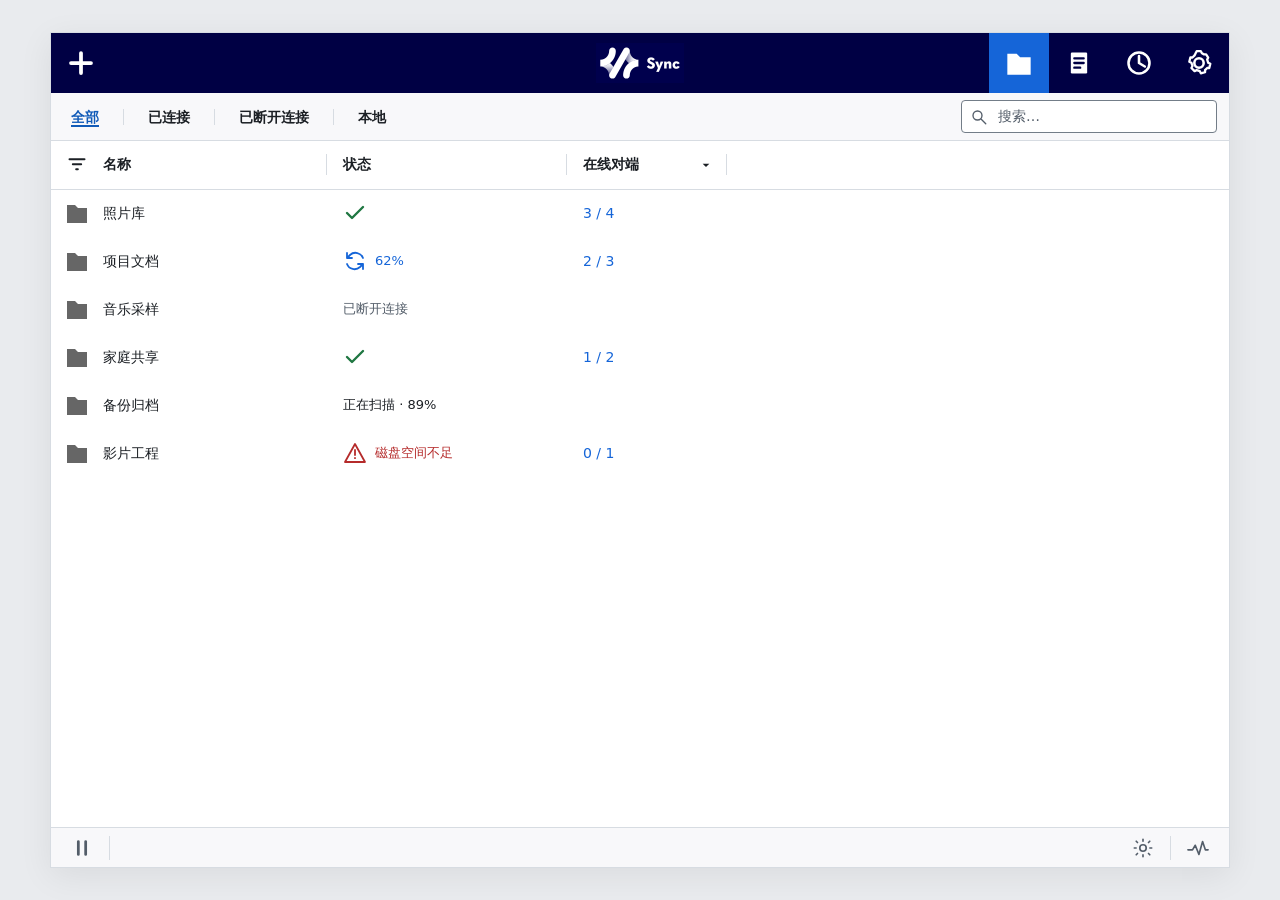
<file: design/index.html>
<!doctype html>
<html lang="zh-CN"><head><meta charset="utf-8"><meta name="viewport" content="width=device-width,initial-scale=1"><title>syncpilot — 原型</title><script>location.replace("prototype/folders.html"+location.search+location.hash)</script></head><body><a href="prototype/folders.html">打开 syncpilot</a></body></html>
</file>
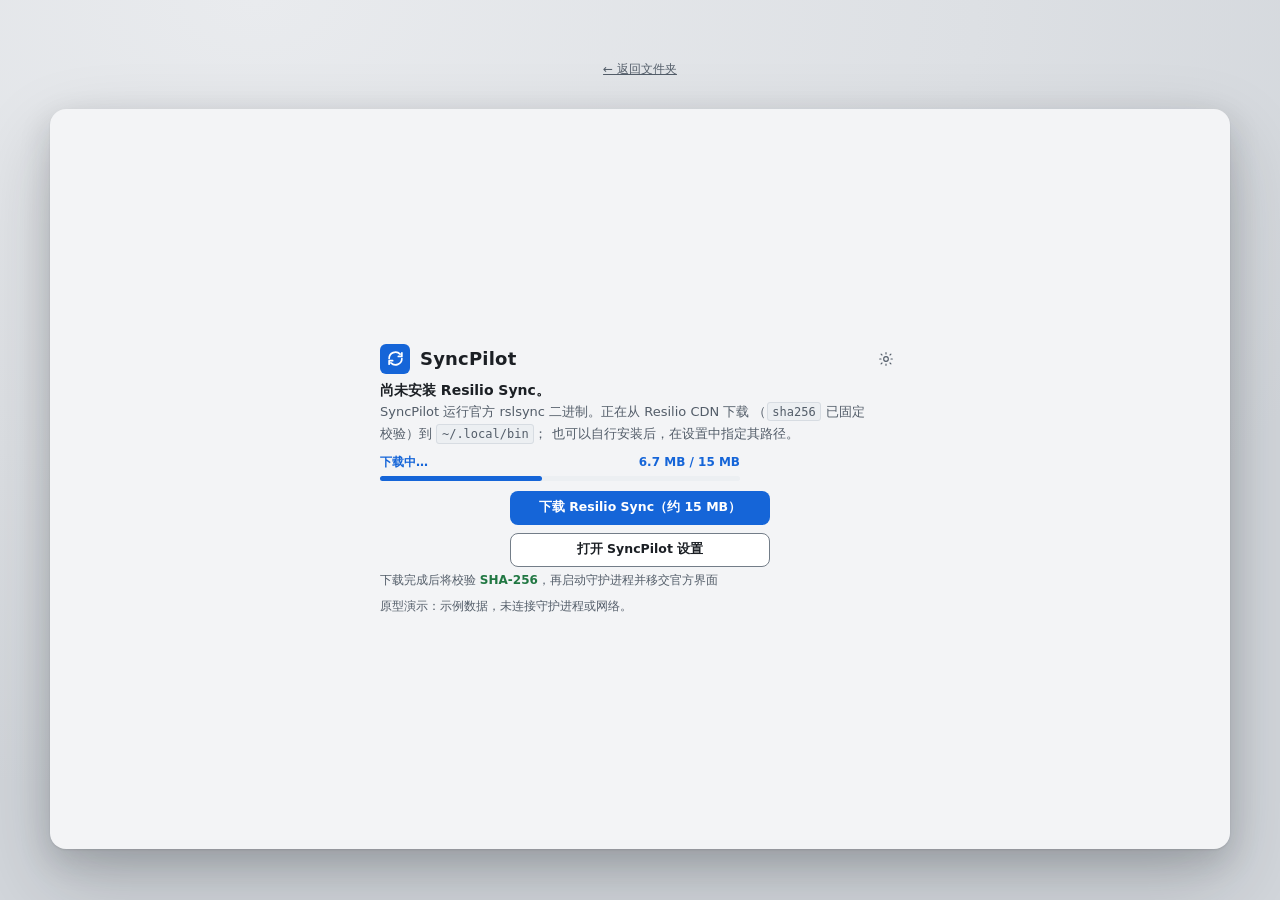
<file: design/prototype/boot.html>
<!DOCTYPE html>
<html lang="zh-CN" data-screen="boot">
<head>
<meta charset="UTF-8">
<meta name="viewport" content="width=device-width, initial-scale=1.0">
<title>SyncPilot — 引导页 · 首次安装下载态</title>
<script src="theme.js"></script>
<link rel="stylesheet" href="shared.css">
<style>
  /* ==== 引导卡：SyncPilot 自有表面，官方视觉语言（#35）。
       真实宿主此时是普通窗口 + 居中卡，无自绘标题条与状态栏。 ==== */
  .holder { flex: 1; display: grid; place-items: center; padding: 24px; }
  .card { width: 520px; max-width: calc(100% - 48px); }
  .markrow { display: flex; align-items: center; gap: 10px; margin-bottom: 6px; }
  .mark {
    width: 30px; height: 30px; border-radius: 6px; background: var(--blue);
    display: grid; place-items: center; color: var(--accent-foreground); flex: none;
  }
  .markrow .t { font-size: 18px; font-weight: 700; letter-spacing: .2px; color: var(--ink); }
  .status { font-size: 14px; font-weight: 600; line-height: 1.5; max-width: 60ch; color: var(--ink); }
  .detail { font-size: 13px; color: var(--mute); line-height: 1.7; max-width: 60ch; }
  .detail code {
    font-size: 12px; font-family: ui-monospace, "SF Mono", Consolas, "Noto Sans Mono CJK SC", "Noto Sans CJK SC", "Microsoft YaHei", monospace;
    background: var(--raised); border: 1px solid var(--line); border-radius: var(--radius); padding: .15em .4em;
  }
  .prog { width: 100%; max-width: 360px; margin-top: 8px; }
  .prog .lbl { display: flex; justify-content: space-between; font-size: 12px; font-weight: 600; color: var(--blue); margin-bottom: 5px; font-variant-numeric: tabular-nums; }
  .acts { display: flex; flex-direction: column; gap: 8px; margin-top: 10px; align-items: center; }
  .acts .btn { height: 34px; min-width: 260px; justify-content: center; }
  .note { font-size: 12px; color: var(--mute); margin-top: 4px; }
  .note .ok { color: var(--ok); font-weight: 600; }
  /* Keep the prototype disclaimer apart from the user-facing note above it. */
  .demo-note { margin-top: 8px; }
</style>
</head>
<body>
  <div class="window" id="app">
    <div class="holder">
      <div class="card">
        <div class="markrow">
          <div class="mark"><svg width="17" height="17" viewBox="0 0 24 24" aria-hidden="true" stroke-width="2.4"><path d="M21 12a9 9 0 0 1-15.5 6.2M3 12a9 9 0 0 1 15.5-6.2"/><path d="M21 4v5h-5M3 20v-5h5"/></svg></div>
          <div class="t">SyncPilot</div>
          <button type="button" class="iconbtn theme-toggle" id="themeBtn" aria-label="切换亮暗主题" title="切换亮暗主题"><svg class="theme-icon theme-icon-moon" viewBox="0 0 24 24" aria-hidden="true"><path d="M20 15.2A8.2 8.2 0 0 1 8.8 4a8.4 8.4 0 1 0 11.2 11.2Z"></path></svg><svg class="theme-icon theme-icon-sun" viewBox="0 0 24 24" aria-hidden="true"><circle cx="12" cy="12" r="3.5"></circle><path d="M12 2.5v2M12 19.5v2M4.6 4.6 6 6M18 18l1.4 1.4M2.5 12h2M19.5 12h2M4.6 19.4 6 18M18 6l1.4-1.4"></path></svg></button>
        </div>
        <div class="status">尚未安装 Resilio Sync。</div>
        <div class="detail">
          SyncPilot 运行官方 rslsync 二进制。正在从 Resilio CDN 下载
          （<code>sha256</code> 已固定校验）到 <code>~/.local/bin</code>；
          也可以自行安装后，在设置中指定其路径。
        </div>
        <div class="prog">
          <div class="lbl"><span>下载中…</span><span>6.7 MB / 15 MB</span></div>
          <div><i style="width:45%"></i></div>
        </div>
        <div class="acts">
          <button class="btn primary">下载 Resilio Sync（约 15 MB）</button>
          <button class="btn">打开 SyncPilot 设置</button>
        </div>
        <div class="note">下载完成后将校验 <span class="ok">SHA-256</span>，再启动守护进程并移交官方界面</div>
        <div class="demo-note">原型演示：示例数据，未连接守护进程或网络。</div>
      </div>
    </div>
  </div>
<script src="prototype-runtime.js"></script>
<script src="prototype-flow.js"></script>
</body>
</html>
</file>
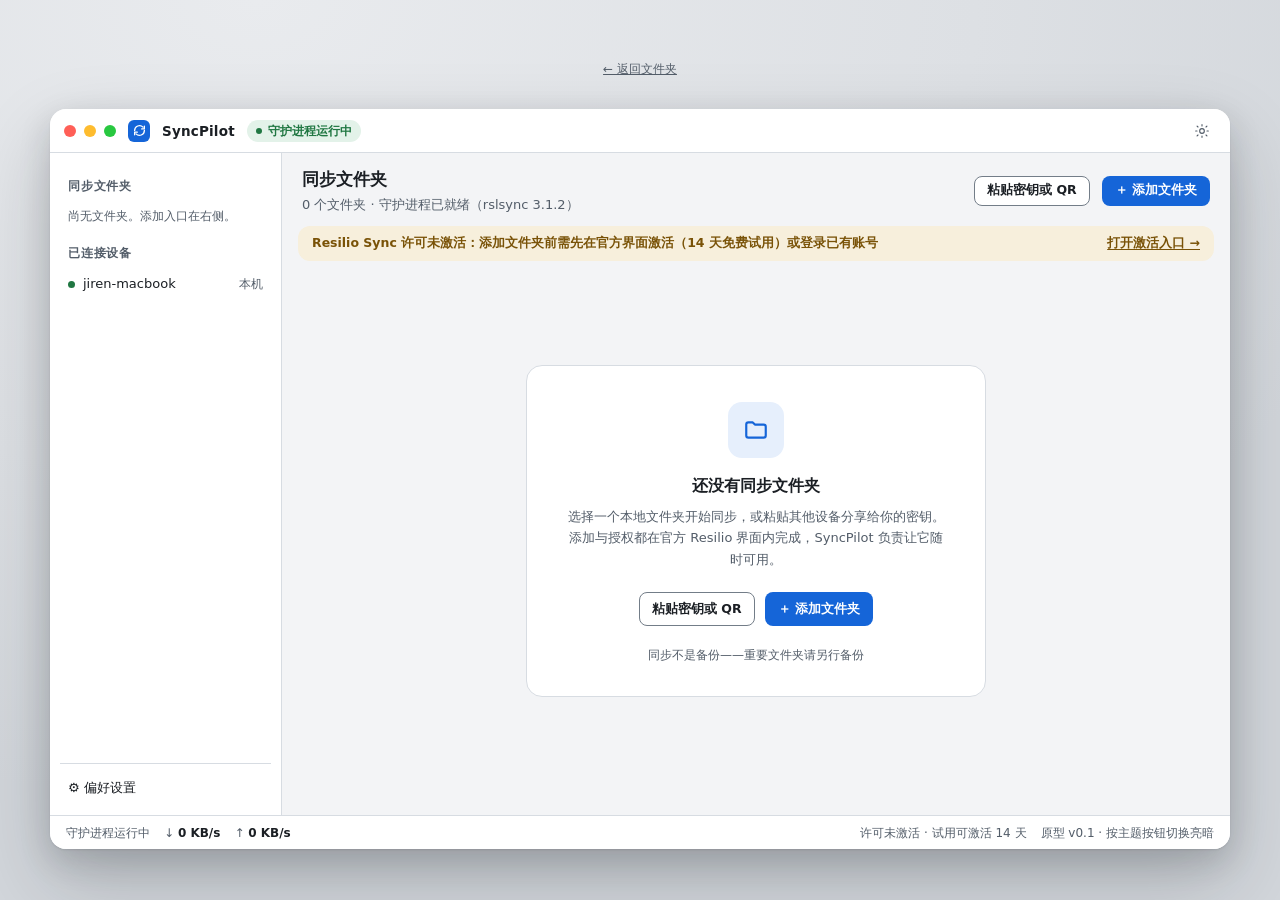
<file: design/prototype/empty.html>
<!DOCTYPE html>
<html lang="zh-CN" data-screen="empty">
<head>
<meta charset="UTF-8">
<meta name="viewport" content="width=device-width, initial-scale=1.0">
<title>SyncPilot — 空态概览 · 许可横幅</title>
<script src="theme.js"></script>
<link rel="stylesheet" href="shared.css">
<style>
  /* ==== 首次运行：许可横幅 + 空文件夹列表（官方界面语义） ==== */
  .rail {
    width: 232px; flex: none; display: flex; flex-direction: column;
    background: var(--surface); border-right: 1px solid var(--line); padding: 12px 10px;
  }
  .sect { font-size: 12px; font-weight: 600; letter-spacing: .8px; color: var(--mute); padding: 12px 8px 6px; }
  .nav { display: flex; flex-direction: column; gap: 2px; }
  .item {
    display: flex; align-items: center; gap: 8px; padding: 6px 8px; border-radius: 8px;
    font-size: 13px; color: var(--ink); cursor: default; user-select: none;
  }
  .item .st { width: 7px; height: 7px; border-radius: 50%; flex: none; }
  .st.ok { background: var(--ok); } .st.off { background: var(--mute); opacity: .45; }
  .rail .hint { font-size: 12px; color: var(--mute); padding: 6px 8px; line-height: 1.6; }
  .rail .foot { margin-top: auto; border-top: 1px solid var(--line); padding-top: 8px; }
  .main { flex: 1; display: flex; flex-direction: column; min-width: 0; }
  .head { flex: none; display: flex; align-items: center; gap: 12px; padding: 14px 20px 12px; }
  .head h1 { font-size: 17px; font-weight: 700; }
  .head .sub { font-size: 13px; color: var(--mute); margin-top: 2px; }
  .head .sp { flex: 1; }
  /* Auto margins centre the card; a short window scrolls it instead of covering the status bar. */
  .empty { flex: 1; min-height: 0; display: flex; overflow-y: auto; padding: 0 24px 24px; }
  .card {
    width: 460px; max-width: 100%; margin: auto; text-align: center; padding: 36px 36px 32px;
    background: var(--surface); border: 1px solid var(--line); border-radius: 16px;
    display: flex; flex-direction: column; align-items: center; gap: 8px;
  }
  .card .big {
    width: 56px; height: 56px; border-radius: 14px; background: var(--accent-soft); color: var(--accent);
    display: grid; place-items: center; margin-bottom: 8px;
  }
  .card h2 { font-size: 16px; font-weight: 700; }
  .card p { font-size: 13px; color: var(--mute); line-height: 1.65; }
  .card .acts { display: flex; gap: 10px; margin-top: 14px; }
  .card .btn { height: 34px; }
  .card .note { margin-top: 12px; font-size: 12px; color: var(--mute); }
  .card .note kbd { margin: 0 2px; }
</style>
</head>
<body>
  <div class="window" id="app">
    <div class="titlebar">
      <div class="lights"><i></i><i></i><i></i></div>
      <div class="mark"><svg width="13" height="13" viewBox="0 0 24 24" aria-hidden="true" fill="none" stroke="currentColor" stroke-width="2.4" stroke-linecap="round" stroke-linejoin="round"><path d="M21 12a9 9 0 0 1-15.5 6.2M3 12a9 9 0 0 1 15.5-6.2"/><path d="M21 4v5h-5M3 20v-5h5"/></svg></div>
      <div class="t">SyncPilot</div>
      <span class="phase">守护进程运行中</span>
      <div class="sp"></div>
      <button type="button" class="iconbtn theme-toggle" id="themeBtn" aria-label="切换亮暗主题" title="切换亮暗主题"><svg class="theme-icon theme-icon-moon" viewBox="0 0 24 24" aria-hidden="true"><path d="M20 15.2A8.2 8.2 0 0 1 8.8 4a8.4 8.4 0 1 0 11.2 11.2Z"></path></svg><svg class="theme-icon theme-icon-sun" viewBox="0 0 24 24" aria-hidden="true"><circle cx="12" cy="12" r="3.5"></circle><path d="M12 2.5v2M12 19.5v2M4.6 4.6 6 6M18 18l1.4 1.4M2.5 12h2M19.5 12h2M4.6 19.4 6 18M18 6l1.4-1.4"></path></svg></button>
    </div>
    <div class="body">
      <aside class="rail">
        <div class="sect">同步文件夹</div>
        <div class="hint">尚无文件夹。添加入口在右侧。</div>
        <div class="sect">已连接设备</div>
        <nav class="nav">
          <div class="item"><span class="st ok"></span>jiren-macbook<span style="margin-left:auto;font-size:12px;color:var(--mute)">本机</span></div>
        </nav>
        <div class="foot">
          <div class="item">⚙ 偏好设置</div>
        </div>
      </aside>
      <section class="main">
        <div class="head">
          <div>
            <h1>同步文件夹</h1>
            <div class="sub">0 个文件夹 · 守护进程已就绪（rslsync 3.1.2）</div>
          </div>
          <div class="sp"></div>
          <button class="btn">粘贴密钥或 QR</button>
          <button class="btn primary">＋ 添加文件夹</button>
        </div>
        <div class="banner warn">Resilio Sync 许可未激活：添加文件夹前需先在官方界面激活（14 天免费试用）或登录已有账号 <span class="go">打开激活入口 →</span></div>
        <div class="empty">
          <div class="card">
            <div class="big"><svg width="26" height="26" viewBox="0 0 24 24" aria-hidden="true" fill="none" stroke="currentColor" stroke-width="2" stroke-linejoin="round"><path d="M3 7a2 2 0 0 1 2-2h4l2 2h8a2 2 0 0 1 2 2v8a2 2 0 0 1-2 2H5a2 2 0 0 1-2-2z"/></svg></div>
            <h2>还没有同步文件夹</h2>
            <p>选择一个本地文件夹开始同步，或粘贴其他设备分享给你的密钥。<br>添加与授权都在官方 Resilio 界面内完成，SyncPilot 负责让它随时可用。</p>
            <div class="acts">
              <button class="btn">粘贴密钥或 QR</button>
              <button class="btn primary">＋ 添加文件夹</button>
            </div>
            <div class="note">同步不是备份——重要文件夹请另行备份</div>
          </div>
        </div>
      </section>
    </div>
    <div class="statusbar">
      <span>守护进程运行中</span>
      <span class="speed">↓ <b>0 KB/s</b></span>
      <span class="speed">↑ <b>0 KB/s</b></span>
      <span class="sp"></span>
      <span>许可未激活 · 试用可激活 14 天</span>
      <span class="theme-note">原型 v0.1 · 按主题按钮切换亮暗</span>
    </div>
  </div>
<script src="prototype-runtime.js"></script>
<script src="prototype-flow.js"></script>
</body>
</html>
</file>
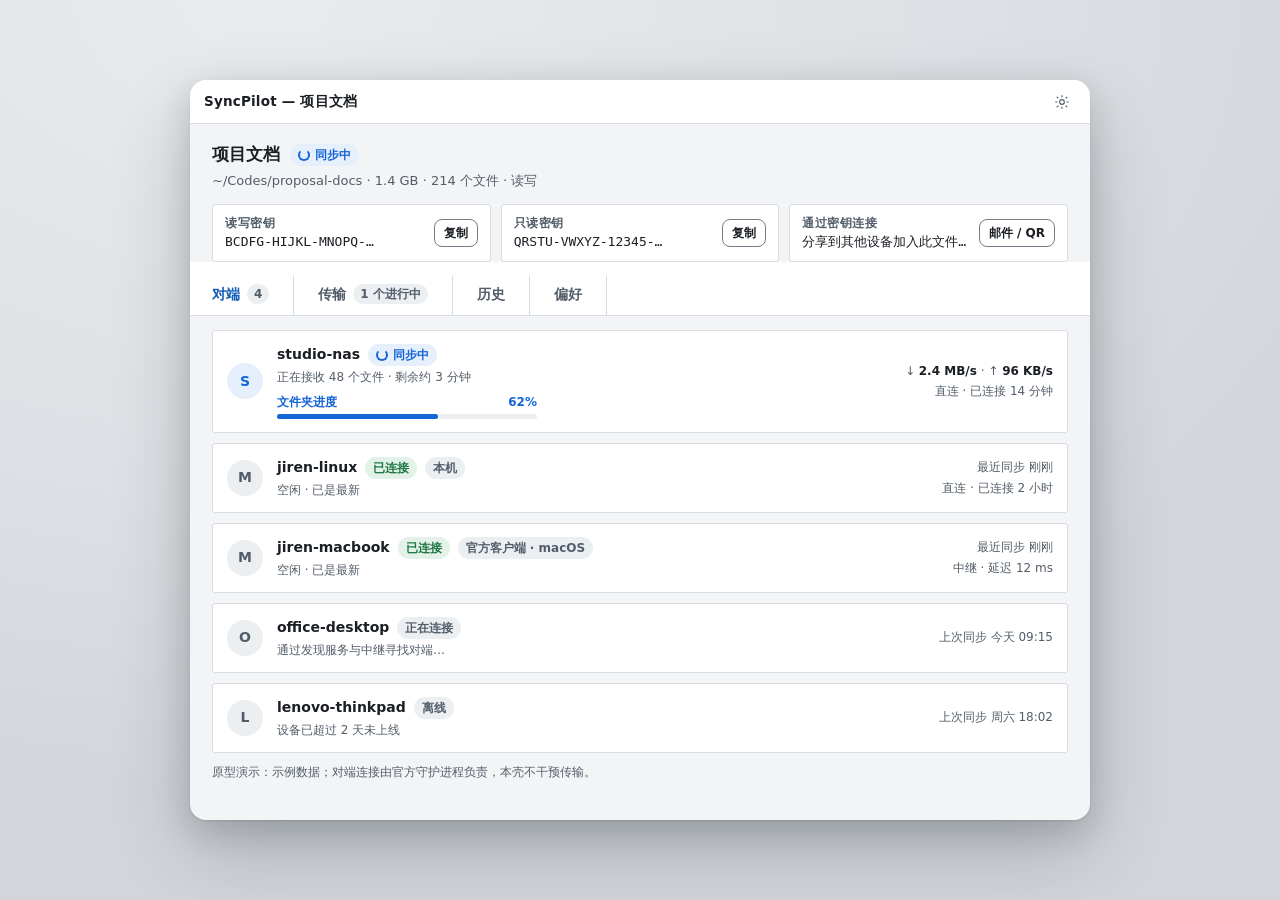
<file: design/prototype/folder-detail.html>
<!DOCTYPE html>
<html lang="zh-CN" data-screen="folder-detail">
<head>
<meta charset="UTF-8">
<meta name="viewport" content="width=device-width, initial-scale=1.0">
<title>SyncPilot — 文件夹详情 · 对端与传输</title>
<script src="theme.js"></script>
<link rel="stylesheet" href="shared.css">
<style>
  /* ==== 文件夹详情（自有演示页）：官方视觉语言（#35）。
       官方客户端没有独立详情页——对端入口在主视图 X of Y，偏好在对
       话框；本页作为样例评审页保留，不确定处见 DESIGN.md。
       flow.js 钩子（.key/.v、复制、邮件 / QR、.tabs .tab 索引、.view）保留。 ==== */
  .window { max-width: 900px; }
  .head { flex: none; padding: 18px 22px 0; }
  .head .name { font-size: 17px; font-weight: 700; color: var(--ink); display: flex; align-items: center; gap: 10px; }
  .head .path { font-size: 13px; color: var(--mute); margin-top: 3px; font-variant-numeric: tabular-nums; }
  .keys { display: flex; gap: 10px; margin-top: 14px; }
  .key {
    flex: 1; display: flex; align-items: center; gap: 10px; padding: 9px 12px;
    background: var(--surface); border: 1px solid var(--line); border-radius: var(--radius);
  }
  .key .t { font-size: 12px; font-weight: 600; letter-spacing: .5px; color: var(--mute); }
  .key .v { font-size: 13px; font-family: ui-monospace, "SF Mono", Consolas, "Noto Sans Mono CJK SC", "Noto Sans CJK SC", "Microsoft YaHei", monospace; overflow: hidden; text-overflow: ellipsis; white-space: nowrap; color: var(--ink); }
  .key .cp { margin-left: auto; }
  .tabs { flex: none; display: flex; gap: 0; padding: 14px 22px 0; border-bottom: 1px solid var(--line); background: var(--surface); }
  .tab {
    border: 0; background: none; padding: 8px 24px 10px; font-size: 14px; font-weight: 600;
    color: var(--mute); border-right: 1px solid var(--line); display: flex; align-items: center; gap: 7px;
  }
  .tab:first-child { padding-left: 0; }
  .tab.active { color: var(--cyan); }
  .tab .n { font-size: 12px; color: var(--mute); background: var(--raised); border-radius: 99px; padding: 1px 7px; }
  .view { flex: 1; overflow-y: auto; padding: 14px 22px 16px; }
  .peer {
    display: flex; align-items: center; gap: 14px; padding: 13px 14px; border-radius: var(--radius);
    background: var(--surface); border: 1px solid var(--line); margin-bottom: 10px;
  }
  .avatar {
    width: 36px; height: 36px; border-radius: 50%; background: var(--raised); color: var(--mute);
    display: grid; place-items: center; font-size: 14px; font-weight: 700; flex: none;
  }
  .avatar.sync { background: var(--accent-soft); color: var(--blue); }
  .pname { font-size: 14px; font-weight: 600; color: var(--ink); display: flex; align-items: center; gap: 8px; }
  .psub { font-size: 12px; color: var(--mute); margin-top: 2px; font-variant-numeric: tabular-nums; }
  .prog { width: 260px; margin-top: 7px; }
  .prog .lbl { display: flex; justify-content: space-between; font-size: 12px; color: var(--blue); font-weight: 600; margin-bottom: 3px; font-variant-numeric: tabular-nums; }
  .side { flex: none; text-align: right; font-size: 12px; color: var(--mute); line-height: 1.7; font-variant-numeric: tabular-nums; }
  .side b { color: var(--ink); font-weight: 600; }
</style>
</head>
<body>
  <div class="window" id="app">
    <div class="titlebar"><span class="t">SyncPilot — 项目文档</span><span class="sp"></span><button type="button" class="iconbtn theme-toggle" id="themeBtn" aria-label="切换亮暗主题" title="切换亮暗主题"><svg class="theme-icon theme-icon-moon" viewBox="0 0 24 24" aria-hidden="true"><path d="M20 15.2A8.2 8.2 0 0 1 8.8 4a8.4 8.4 0 1 0 11.2 11.2Z"></path></svg><svg class="theme-icon theme-icon-sun" viewBox="0 0 24 24" aria-hidden="true"><circle cx="12" cy="12" r="3.5"></circle><path d="M12 2.5v2M12 19.5v2M4.6 4.6 6 6M18 18l1.4 1.4M2.5 12h2M19.5 12h2M4.6 19.4 6 18M18 6l1.4-1.4"></path></svg></button></div>
    <section class="head">
      <div class="name">项目文档 <span class="badge busy">同步中</span></div>
      <div class="path">~/Codes/proposal-docs · 1.4 GB · 214 个文件 · 读写</div>
      <div class="keys">
        <div class="key">
          <div><div class="t">读写密钥</div><div class="v">BCDFG-HIJKL-MNOPQ-…</div></div>
          <button class="btn sm cp">复制</button>
        </div>
        <div class="key">
          <div><div class="t">只读密钥</div><div class="v">QRSTU-VWXYZ-12345-…</div></div>
          <button class="btn sm cp">复制</button>
        </div>
        <div class="key">
          <div><div class="t">通过密钥连接</div><div class="v">分享到其他设备加入此文件夹</div></div>
          <button class="btn sm cp">邮件 / QR</button>
        </div>
      </div>
    </section>
    <div class="tabs">
      <button class="tab active">对端 <span class="n">4</span></button>
      <button class="tab">传输 <span class="n">1 个进行中</span></button>
      <button class="tab">历史</button>
      <button class="tab">偏好</button>
    </div>
    <section class="view">
      <div class="peer">
        <div class="avatar sync">S</div>
        <div style="flex:1;min-width:0">
          <div class="pname">studio-nas <span class="badge busy">同步中</span></div>
          <div class="psub">正在接收 48 个文件 · 剩余约 3 分钟</div>
          <div class="prog"><div class="lbl"><span>文件夹进度</span><span>62%</span></div><div><i style="width:62%"></i></div></div>
        </div>
        <div class="side">↓ <b>2.4 MB/s</b> · ↑ <b>96 KB/s</b><br>直连 · 已连接 14 分钟</div>
      </div>
      <div class="peer">
        <div class="avatar">M</div>
        <div style="flex:1;min-width:0">
          <div class="pname">jiren-linux <span class="badge ok">已连接</span><span class="badge mute">本机</span></div>
          <div class="psub">空闲 · 已是最新</div>
        </div>
        <div class="side">最近同步 刚刚<br>直连 · 已连接 2 小时</div>
      </div>
      <div class="peer">
        <div class="avatar">M</div>
        <div style="flex:1;min-width:0">
          <div class="pname">jiren-macbook <span class="badge ok">已连接</span><span class="badge mute">官方客户端 · macOS</span></div>
          <div class="psub">空闲 · 已是最新</div>
        </div>
        <div class="side">最近同步 刚刚<br>中继 · 延迟 12 ms</div>
      </div>
      <div class="peer">
        <div class="avatar">O</div>
        <div style="flex:1;min-width:0">
          <div class="pname">office-desktop <span class="badge mute">正在连接</span></div>
          <div class="psub">通过发现服务与中继寻找对端…</div>
        </div>
        <div class="side">上次同步 今天 09:15</div>
      </div>
      <div class="peer">
        <div class="avatar">L</div>
        <div style="flex:1;min-width:0">
          <div class="pname">lenovo-thinkpad <span class="badge mute">离线</span></div>
          <div class="psub">设备已超过 2 天未上线</div>
        </div>
        <div class="side">上次同步 周六 18:02</div>
      </div>
      <p class="demo-note">原型演示：示例数据；对端连接由官方守护进程负责，本壳不干预传输。</p>
    </section>
  </div>
<script src="prototype-runtime.js"></script>
<script src="prototype-flow.js"></script>
</body>
</html>
</file>
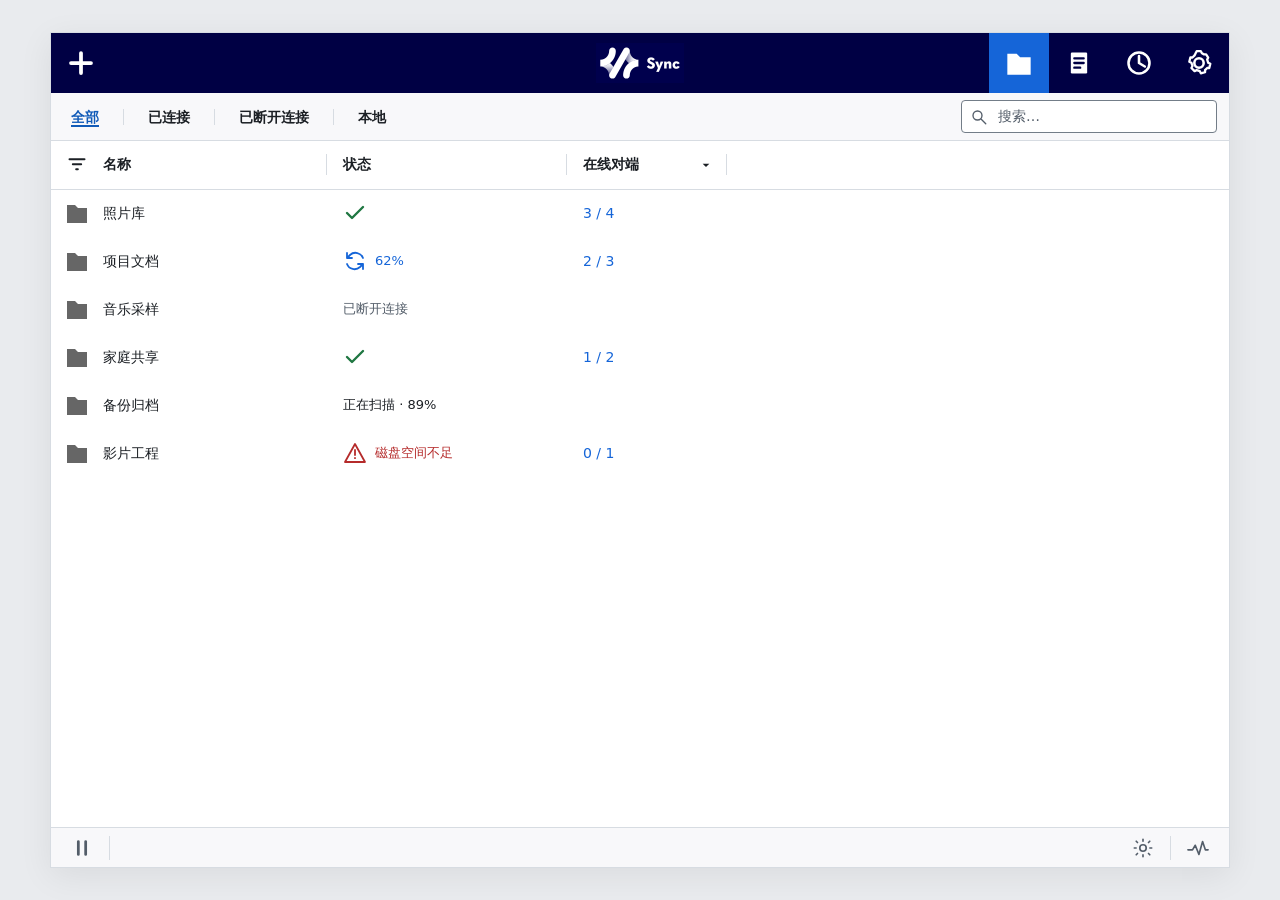
<file: design/prototype/folders.html>
<!DOCTYPE html>
<html lang="zh-CN" data-screen="folders">
<head>
<meta charset="UTF-8">
<meta name="viewport" content="width=device-width,initial-scale=1">
<title>SyncPilot — Resilio Sync 文件夹</title>
<script src="theme.js"></script>
<link rel="stylesheet" href="shared.css">
<style>
:root{--gap:16px;--row:48px;--radius:3px;--font:system-ui,-apple-system,"Segoe UI","PingFang SC","Microsoft YaHei","Noto Sans CJK SC", sans-serif}
*{box-sizing:border-box}body{margin:0;background:var(--canvas);color:var(--text);font:14px/1.5 var(--font);padding:32px}button,input{font:inherit}button{cursor:pointer}button:focus-visible,input:focus-visible,summary:focus-visible{outline:2px solid var(--focus);outline-offset:3px}button{color:inherit}svg{width:24px;height:24px;vertical-align:middle;fill:none;stroke:currentColor;stroke-width:1.8;stroke-linecap:round;stroke-linejoin:round}.symbols{display:none}.app{width:100%;max-width:1180px;min-height:680px;height:calc(100dvh - 64px);margin:auto;background:var(--white);display:flex;flex-direction:column;border:1px solid var(--line);box-shadow:0 8px 32px var(--shadow-soft)}.toolbar{display:grid;grid-template-columns:60px 1fr 240px;min-height:60px;background:var(--nav);color:var(--nav-foreground);flex:none}.tool{width:60px;height:60px;border:0;background:none;color:var(--nav-foreground);display:grid;place-items:center}.tool svg{width:28px;height:28px;stroke-width:2.2}.tool:hover{background:var(--nav-hover)}.tool.selected{background:var(--blue)}.wordmark{display:flex;align-items:center;justify-content:center;padding-left:180px}.wordmark img{width:88px;height:auto;aspect-ratio:176/80;display:block}.nav{display:flex}.add{position:relative}.add summary{list-style:none;cursor:pointer;display:grid;place-items:center;width:60px;height:60px}.add summary::-webkit-details-marker{display:none}.add summary:hover{background:var(--nav-hover)}.add summary svg{width:30px;height:30px;stroke-width:3}.popup{position:absolute;z-index:5;background:var(--popup);color:var(--popup-foreground);border-radius:var(--radius);padding:8px 0;box-shadow:0 4px 16px var(--shadow-medium);min-width:208px}.add .popup{left:8px;top:56px}.popup button{display:block;border:0;background:none;color:inherit;text-align:left;width:100%;padding:8px 16px}.popup button:hover{background:var(--popup-hover)}.filters{background:var(--bar);border-bottom:1px solid var(--line);display:flex;align-items:center;gap:16px;min-height:48px;padding:0 12px 0 20px;flex:none}.tabs{display:flex;align-items:center;gap:0}.tab{border:0;background:none;padding:0 24px;font-weight:600;white-space:nowrap;line-height:16px;border-right:1px solid var(--line)}.tab:first-child{padding-left:0}.tab:last-child{border:0}.tab[aria-selected=true]{color:var(--selected-foreground)}.search{margin-left:auto;display:flex;align-items:center;gap:8px;border:1px solid var(--control-border);border-radius:4px;background:var(--surface);padding:4px 8px;width:256px}.search svg{width:18px;height:18px;color:var(--mute);flex:none}.search input{border:0;outline:none;width:100%;min-width:0;color:var(--text);background:transparent}.search input::placeholder{color:var(--mute)}.list{flex:1;min-height:0;overflow:auto}.table{width:100%;border-collapse:collapse;table-layout:fixed}.table col.icon{width:52px}.table col.name{width:240px}.table col.state{width:240px}.table col.peers{width:160px}.table col.path{width:280px}.table col.size{width:112px}th{font-weight:600;text-align:left;height:48px;border-bottom:1px solid var(--line);padding:0 16px 0 0;background:var(--surface);white-space:nowrap}th .heading{display:flex;align-items:center;justify-content:space-between;border-right:1px solid var(--line);padding-right:12px}th:first-child{text-align:center;padding:0}th:first-child svg{width:20px;height:20px}.column-cell{position:relative;padding-right:16px}.columns{display:inline-block}.columns summary{list-style:none;cursor:pointer;display:flex;align-items:center}.columns summary::-webkit-details-marker{display:none}.columns summary svg{width:16px;height:16px}.columns .popup{top:40px;right:12px;width:208px;font-weight:400}.columns label{display:flex;align-items:center;gap:8px;padding:6px 12px;cursor:pointer;white-space:nowrap}.columns input{accent-color:var(--white);width:16px;height:16px;margin:0}.columns label:hover{background:var(--popup-hover)}td{height:var(--row);padding:8px 16px 8px 0;vertical-align:middle}td:first-child{text-align:center;padding:0}tbody tr:hover{background:var(--row-hover)}.folder-icon{color:var(--folder);fill:var(--folder);stroke:none;width:24px;height:24px}.folder-name{display:block;width:100%;border:0;background:none;text-align:left;padding:0;font-weight:500;overflow:hidden;text-overflow:ellipsis;white-space:nowrap}.folder-name:hover{color:var(--link)}.status{display:flex;align-items:center;gap:8px;font-size:13px}.status svg{width:24px;height:24px;flex:none}.synced{color:var(--green)}.syncing{color:var(--blue)}.offline{color:var(--mute)}.warning{color:var(--orange)}.fault{color:var(--err)}.peer{border:0;background:none;color:var(--blue);padding:0;white-space:nowrap}.peer:hover{text-decoration:underline}.path-text{display:block;white-space:nowrap;overflow:hidden;text-overflow:ellipsis;font-size:13px}.size-text{white-space:nowrap;font-variant-numeric:tabular-nums}.empty{padding:48px 24px;text-align:center;color:var(--muted)}[hidden]{display:none!important}.footer{height:40px;border-top:1px solid var(--line);background:var(--bar);display:flex;align-items:center;justify-content:space-between;flex:none;padding:0 20px}.footer button{border:0;background:none;color:var(--mute);padding:0 16px 0 0;height:24px;border-right:1px solid var(--line)}.footer svg{width:22px;height:22px}.footer .activity{border:0;padding:0 0 0 16px;border-left:1px solid var(--line)}dialog{width:min(480px,calc(100vw - 32px));border:1px solid var(--line);border-radius:4px;padding:0;color:var(--text);font:14px/1.5 var(--font);box-shadow:0 16px 64px var(--shadow-color)}dialog::backdrop{background:var(--overlay)}.dialog-header{display:flex;align-items:center;justify-content:space-between;padding:16px 20px;border-bottom:1px solid var(--line)}h1{font-size:18px;margin:0;font-weight:500}.close{border:0;background:none;padding:4px}.close svg{width:18px;height:18px}.dialog-body{padding:20px}.dialog-body p{margin:0 0 16px}.demo{color:var(--muted);font-size:12px}.peer-list{list-style:none;margin:0 0 16px;padding:0}.peer-list li{padding:12px 0;border-bottom:1px solid var(--line);display:flex;justify-content:space-between;gap:16px}.dialog-footer{padding:12px 20px;border-top:1px solid var(--line);display:flex;justify-content:flex-end}.button{background:var(--surface);border:1px solid var(--control-border);border-radius:3px;padding:4px 20px}.field{display:block;width:100%;border:1px solid var(--control-border);border-radius:3px;padding:8px;margin:8px 0 16px}.source-note{font-size:12px;color:var(--muted)}@media(max-width:800px){body{padding:0}.app{height:100dvh;min-height:480px;border:0}.toolbar{grid-template-columns:60px 1fr 192px}.nav .tool{width:48px}.wordmark{padding-left:132px}.filters{flex-wrap:wrap;gap:12px;padding:12px 16px}.tab{padding:0 16px}.search{width:100%;margin-left:0}.table{min-width:720px}.table col.name{width:200px}.table col.state{width:200px}}@media(prefers-reduced-motion:reduce){*{scroll-behavior:auto}}
</style>
</head>
<body>
<svg class="symbols" xmlns="http://www.w3.org/2000/svg"><defs>
<symbol id="plus" viewBox="0 0 24 24"><path d="M12 4v16M4 12h16"/></symbol>
<symbol id="folder" viewBox="0 0 24 24"><path d="M2 4h8l3 3h9v15H2z" fill="currentColor" stroke="none"/></symbol>
<symbol id="files" viewBox="0 0 24 24"><rect x="5" y="3" width="14" height="18" rx="1" fill="currentColor" stroke="none"/><path d="M8 8h8M8 12h8M8 16h5" stroke="var(--nav)" stroke-width="2"/></symbol>
<symbol id="clock" viewBox="0 0 24 24"><circle cx="12" cy="12" r="9"/><path d="M12 6v6l5 3"/></symbol>
<symbol id="gear" viewBox="0 0 24 24"><path d="m9 3 1-2h4l1 2 2 1 2 0 2 3-1 2 1 3 2 1-1 4-2 0-2 2 0 2-4 1-1-2-3-1-2 1-3-3 1-2-1-3-2-1 1-4 2 0 2-2z" transform="translate(1 1) scale(.9)"/><circle cx="12" cy="12" r="4"/></symbol>
<symbol id="search" viewBox="0 0 24 24"><circle cx="10" cy="10" r="6"/><path d="m15 15 6 6"/></symbol>
<symbol id="check" viewBox="0 0 24 24"><path d="m4 12 5 5L20 6" stroke-width="2.4"/></symbol>
<symbol id="sync" viewBox="0 0 24 24"><path d="M20 9a8 8 0 0 0-13-3L4 9m0-5v5h5M4 15a8 8 0 0 0 13 3l3-3m-5 0h5v5"/></symbol>
<symbol id="alert" viewBox="0 0 24 24"><path d="m12 3 10 18H2zM12 9v5M12 17v.2"/></symbol>
<symbol id="down" viewBox="0 0 24 24"><path d="m7 10 5 5 5-5" fill="currentColor" stroke="none"/></symbol>
<symbol id="filter" viewBox="0 0 24 24"><path d="M3 5h18M7 11h10M11 17h2" stroke-width="2.4"/></symbol>
<symbol id="pause" viewBox="0 0 24 24"><path d="M8 5v14M16 5v14" stroke-width="3"/></symbol>
<symbol id="activity" viewBox="0 0 24 24"><path d="M1 14h5l3-5 4 10 4-14 3 9h3"/></symbol>
<symbol id="close" viewBox="0 0 24 24"><path d="m5 5 14 14M19 5 5 19"/></symbol>
</defs></svg>
<main class="app" aria-label="Resilio Sync 文件夹主视图">
<header class="toolbar">
<details class="add" id="addMenu"><summary aria-label="添加文件夹" title="添加文件夹"><svg aria-hidden="true"><use href="#plus"/></svg></summary><div class="popup"><button data-action="add">标准文件夹…</button><button data-action="key">输入密钥或链接…</button></div></details>
<div class="wordmark"><img src="../assets/resilio/sync-wordmark.png" alt="Resilio Sync" width="176" height="80"></div>
<nav class="nav" aria-label="主菜单"><button class="tool selected" title="文件夹" aria-label="文件夹" aria-current="page"><svg aria-hidden="true"><use href="#folder"/></svg></button><button class="tool" data-action="files" title="共享文件" aria-label="共享文件"><svg aria-hidden="true"><use href="#files"/></svg></button><button class="tool" data-action="history" title="历史记录" aria-label="历史记录"><svg aria-hidden="true"><use href="#clock"/></svg></button><button class="tool" data-action="settings" title="首选项" aria-label="首选项"><svg aria-hidden="true"><use href="#gear"/></svg></button></nav>
</header>
<section class="filters" aria-label="文件夹筛选"><div class="tabs" role="tablist" aria-label="连接状态"><button class="tab" role="tab" aria-selected="true" data-filter="all">全部</button><button class="tab" role="tab" aria-selected="false" data-filter="connected">已连接</button><button class="tab" role="tab" aria-selected="false" data-filter="disconnected">已断开连接</button><button class="tab" role="tab" aria-selected="false" data-filter="local">本地</button></div><label class="search"><svg aria-hidden="true"><use href="#search"/></svg><input id="search" type="search" placeholder="搜索…" aria-label="搜索文件夹"></label></section>
<section class="list" aria-label="文件夹列表"><table class="table"><colgroup><col class="icon"><col class="name"><col class="state"><col class="peers"><col class="path optional" data-col="path" hidden><col class="size optional" data-col="size" hidden><col></colgroup><thead><tr><th aria-label="文件夹类型"><svg aria-hidden="true"><use href="#filter"/></svg></th><th scope="col"><span class="heading">名称</span></th><th scope="col"><span class="heading">状态</span></th><th scope="col" class="column-cell"><span class="heading">在线对端<details class="columns" id="columnMenu"><summary aria-label="显示或隐藏列" title="显示或隐藏列"><svg aria-hidden="true"><use href="#down"/></svg></summary><div class="popup"><label><input type="checkbox" data-toggle="progress" checked>进度</label><label><input type="checkbox" data-toggle="path">路径</label><label><input type="checkbox" data-toggle="size">大小</label></div></details></span></th><th scope="col" class="optional" data-col="path" hidden>路径</th><th scope="col" class="optional" data-col="size" hidden>大小</th><th></th></tr></thead><tbody id="rows"></tbody></table><p class="empty" id="empty" hidden>没有匹配的文件夹</p></section>
<footer class="footer"><button data-action="pause" aria-label="暂停同步" title="暂停同步"><svg aria-hidden="true"><use href="#pause"/></svg></button><button type="button" class="iconbtn theme-toggle" id="themeBtn" aria-label="切换亮暗主题" title="切换亮暗主题"><svg class="theme-icon theme-icon-moon" viewBox="0 0 24 24" aria-hidden="true"><path d="M20 15.2A8.2 8.2 0 0 1 8.8 4a8.4 8.4 0 1 0 11.2 11.2Z"></path></svg><svg class="theme-icon theme-icon-sun" viewBox="0 0 24 24" aria-hidden="true"><circle cx="12" cy="12" r="3.5"></circle><path d="M12 2.5v2M12 19.5v2M4.6 4.6 6 6M18 18l1.4 1.4M2.5 12h2M19.5 12h2M4.6 19.4 6 18M18 6l1.4-1.4"></path></svg></button><button class="activity" data-action="activity" aria-label="传输速度" title="传输速度"><svg aria-hidden="true"><use href="#activity"/></svg></button></footer>
</main>
<dialog id="dialog" aria-labelledby="dialogTitle"><header class="dialog-header"><h1 id="dialogTitle"></h1><button class="close" aria-label="关闭"><svg aria-hidden="true"><use href="#close"/></svg></button></header><div class="dialog-body" id="dialogBody"></div><footer class="dialog-footer"><button class="button close">关闭</button></footer></dialog>
<script>
// All records are prototype samples, never daemon or filesystem data.
const folders=[
{name:'照片库',path:'~/Pictures/Photo Library',size:'182.4 GB',online:3,total:4,status:'synced'},
{name:'项目文档',path:'~/Codes/proposal-docs',size:'—',online:2,total:3,status:'syncing',progress:62},
{name:'音乐采样',path:'~/Music/Samples',size:'22.1 GB',online:0,total:0,status:'offline'},
{name:'家庭共享',path:'~/Family Share',size:'8.7 GB',online:1,total:2,status:'synced'},
{name:'备份归档',path:'/mnt/archive/backup',size:'832.0 GB',online:0,total:0,status:'scanning',progress:89},
{name:'影片工程',path:'~/Movies/Edit',size:'410.2 GB',online:0,total:1,status:'error'}];
const state={filter:'all',search:'',progress:true,path:false,size:false};
const extraColumns=[['receiving','接收'],['sending','发送'],['owner','所有者'],['localSize','本地大小'],['files','文件数'],['localFiles','本地文件数'],['dateAdded','添加日期'],['dateSynced','同步日期'],['lastTransferred','上次传输']];
const rows=document.querySelector('#rows'),dialog=document.querySelector('#dialog');
const icon=id=>`<svg aria-hidden="true"><use href="#${id}"/></svg>`;
const escapeText=s=>String(s).replace(/[&<>"']/g,c=>({'&':'&amp;','<':'&lt;','>':'&gt;','"':'&quot;',"'":'&#39;'}[c]));
function render(){
const visible=folders.filter(f=>(state.filter==='all'||state.filter==='connected'&&f.online>0||state.filter==='disconnected'&&f.total>0&&f.online===0||state.filter==='local'&&f.total===0)&&f.name.toLowerCase().includes(state.search));
rows.innerHTML=visible.map(f=>{const idx=folders.indexOf(f);let status=f.status==='synced'?`<span class="synced" title="已同步">${icon('check')}<span class="sr" hidden>已同步</span></span>`:f.status==='syncing'?`<span class="status syncing">${icon('sync')}<span>${state.progress?'62%':'同步中'}</span></span>`:f.status==='offline'?'<span class="status offline">已断开连接</span>':f.status==='scanning'?`<span class="status">${state.progress?'正在扫描 · 89%':'正在扫描'}</span>`:`<span class="status fault">${icon('alert')}<span>磁盘空间不足</span></span>`;return `<tr><td><svg class="folder-icon" aria-hidden="true"><use href="#folder"/></svg></td><td><button class="folder-name" data-folder="${idx}" title="${escapeText(f.path)}">${escapeText(f.name)}</button></td><td aria-label="${({synced:'已同步',syncing:'同步中',offline:'已断开连接',scanning:'正在扫描',error:'磁盘空间不足'})[f.status]}">${status}</td><td>${f.total?`<button class="peer" data-peers="${idx}" aria-label="${escapeText(f.name)}，${f.total} 个对端中 ${f.online} 个在线">${f.online} / ${f.total}</button>`:''}</td><td class="optional" data-col="path" ${state.path?'':'hidden'}><span class="path-text" title="${escapeText(f.path)}">${escapeText(f.path)}</span></td><td class="optional size-text" data-col="size" ${state.size?'':'hidden'}>${f.size}</td>${extraColumns.map(([key])=>`<td class="optional" data-col="${key}" ${state[key]?'':'hidden'} title="示例未提供此项数据">—</td>`).join('')}<td></td></tr>`}).join('');
document.querySelector('#empty').hidden=visible.length>0;
}
function show(title,content){document.querySelector('#dialogTitle').textContent=title;document.querySelector('#dialogBody').innerHTML=content+'<p class="demo">原型演示：示例数据，未连接 Resilio Sync 服务。</p>';document.querySelector('#addMenu').open=false;dialog.showModal()}
document.querySelectorAll('.tab').forEach(b=>b.addEventListener('click',()=>{state.filter=b.dataset.filter;document.querySelectorAll('.tab').forEach(t=>t.setAttribute('aria-selected',String(t===b)));render()}));
document.querySelector('#search').addEventListener('input',e=>{state.search=e.target.value.toLowerCase().trim();render()});
// Optional columns follow the official column menu; unknown sample values stay empty.
extraColumns.forEach(([key,label])=>{
const col=document.createElement('col');col.dataset.col=key;col.className='optional';col.hidden=true;col.style.width='160px';document.querySelector('colgroup').insertBefore(col,document.querySelector('colgroup').lastElementChild);
const th=document.createElement('th');th.scope='col';th.dataset.col=key;th.className='optional';th.hidden=true;th.textContent=label;document.querySelector('thead tr').insertBefore(th,document.querySelector('thead tr').lastElementChild);
const item=document.createElement('label'),input=document.createElement('input');input.type='checkbox';input.dataset.toggle=key;item.append(input,document.createTextNode(label));document.querySelector('#columnMenu .popup').append(item);
});
document.querySelectorAll('[data-toggle]').forEach(input=>input.addEventListener('change',()=>{state[input.dataset.toggle]=input.checked;document.querySelectorAll(`[data-col="${input.dataset.toggle}"]`).forEach(el=>el.hidden=!input.checked);render()}));
rows.addEventListener('click',e=>{const peer=e.target.closest('[data-peers]'),folder=e.target.closest('[data-folder]');if(peer){const f=folders[peer.dataset.peers];show(f.name+' — 对端',`<p>在线对端：${f.online} / ${f.total}</p><p>此处仅演示对端列表入口，不生成不存在的设备连接信息。</p>`)}else if(folder){const f=folders[folder.dataset.folder];show(f.name,`<p class="path-text" title="${escapeText(f.path)}">${escapeText(f.path)}</p><p>实际客户端会在系统文件管理器中打开此文件夹。</p>`)}});
document.querySelectorAll('.close').forEach(b=>b.addEventListener('click',()=>dialog.close()));
const titles={add:'添加标准文件夹',key:'输入密钥或链接',files:'共享文件',history:'历史记录',settings:'首选项',pause:'暂停同步',activity:'传输速度'};
document.querySelectorAll('[data-action]').forEach(b=>b.addEventListener('click',()=>{const a=b.dataset.action;const content=a==='add'?'<label>文件夹路径<input class="field" placeholder="选择文件夹…" readonly></label><p>此原型不读取本机文件，也不会添加同步任务。</p>':a==='key'?'<label>密钥或链接<input class="field" placeholder="输入密钥或链接" autocomplete="off"></label><p>此原型不提交或保存密钥。</p>':a==='activity'?'<p>下载：2.7 MB/s<br>上传：310 KB/s</p>':a==='pause'?'<p>此按钮仅展示官方参考图中的入口，不会控制实际同步任务。</p>':'<p>本次还原范围为文件夹主视图，此入口尚未还原。</p>';show(titles[a],content)}));
document.querySelector('thead').addEventListener('contextmenu',e=>{e.preventDefault();document.querySelector('#columnMenu').open=true});
document.addEventListener('click',e=>document.querySelectorAll('details[open]').forEach(d=>{if(!d.contains(e.target))d.open=false}));
render();
</script>
<script src="prototype-runtime.js"></script>
<script src="prototype-flow.js"></script>
</body>
</html>
</file>
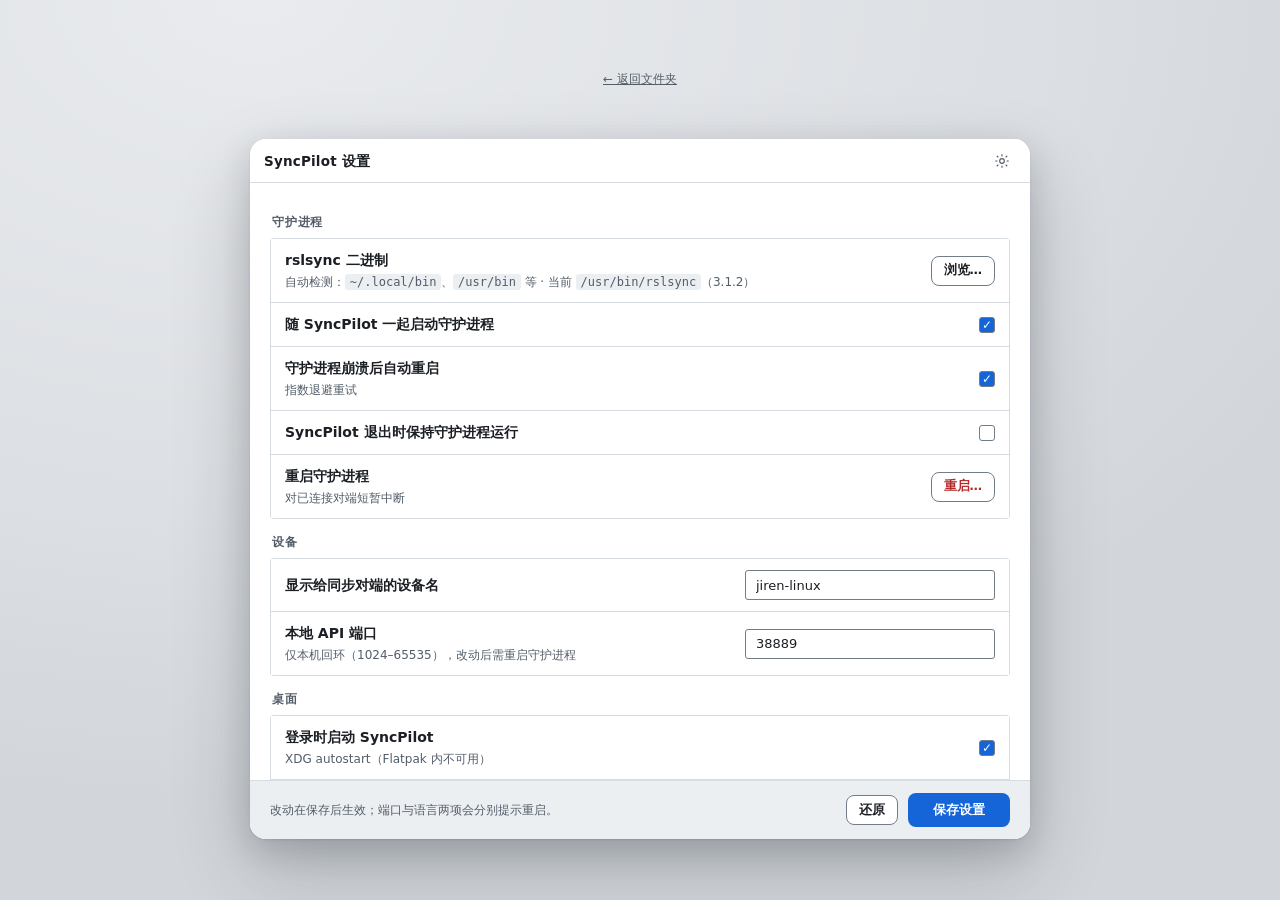
<file: design/prototype/settings.html>
<!DOCTYPE html>
<html lang="zh-CN" data-screen="settings">
<head>
<meta charset="UTF-8">
<meta name="viewport" content="width=device-width, initial-scale=1.0">
<title>SyncPilot — 设置</title>
<script src="theme.js"></script>
<link rel="stylesheet" href="shared.css">
<style>
  /* ==== SyncPilot 设置（独立窗口，自有表面）：官方视觉语言（#35）。
       参照官方 Sync Preferences 文档结构（分区 + 行控件）；
       官方偏好对话框截图本窗口未能采集，版式按主视图语言推导，
       不确定处见 DESIGN.md。flow.js 钩子（.entry/.check/.drop、
       按钮文案、.toast）全部保留。 ==== */
  .window { width: 780px; height: 700px; max-width: calc(100vw - 48px); }
  .body { flex: 1; display: flex; flex-direction: column; min-height: 0; background: var(--surface); }
  .scroll { flex: 1; overflow-y: auto; padding: 16px 20px 12px; }
  .sect { font-size: 12px; font-weight: 600; letter-spacing: .8px; color: var(--mute); padding: 14px 2px 7px; }
  .group { border: 1px solid var(--line); border-radius: var(--radius); }
  .row { display: flex; align-items: center; gap: 12px; padding: 11px 14px; border-bottom: 1px solid var(--line); background: var(--surface); }
  .row:last-child { border-bottom: none; }
  .row .lab { flex: 1; min-width: 0; }
  .row .lab .t { font-size: 14px; font-weight: 600; color: var(--ink); }
  .row .lab .d { font-size: 12px; color: var(--mute); margin-top: 2px; line-height: 1.5; }
  .row .lab .d code { font-family: ui-monospace, "SF Mono", Consolas, "Noto Sans Mono CJK SC", "Noto Sans CJK SC", "Microsoft YaHei", monospace; font-size: 12px; background: var(--raised); border-radius: var(--radius); padding: .1em .4em; }
  .entry.mono { font-family: ui-monospace, "SF Mono", Consolas, "Noto Sans Mono CJK SC", "Noto Sans CJK SC", "Microsoft YaHei", monospace; font-size: 12px; color: var(--mute); overflow: hidden; white-space: nowrap; }
  .foot { flex: none; display: flex; align-items: center; gap: 10px; padding: 12px 20px; border-top: 1px solid var(--line); background: var(--raised); }
  .foot .note { font-size: 12px; color: var(--mute); }
  .foot .sp { flex: 1; }
  .foot .btn.primary { height: 34px; padding: 4px 24px; }
  .toast {
    position: absolute; left: 50%; bottom: 52px; transform: translateX(-50%);
    background: var(--surface); border: 1px solid var(--line); border-radius: var(--radius);
    padding: 9px 16px; font-size: 13px; font-weight: 600; color: var(--ink);
    box-shadow: 0 8px 24px var(--shadow-color); display: flex; align-items: center; gap: 8px;
  }
  .toast .ok { color: var(--ok); }
</style>
</head>
<body>
  <div class="window" id="app">
    <div class="titlebar"><span class="t">SyncPilot 设置</span><span class="sp"></span><button type="button" class="iconbtn theme-toggle" id="themeBtn" aria-label="切换亮暗主题" title="切换亮暗主题"><svg class="theme-icon theme-icon-moon" viewBox="0 0 24 24" aria-hidden="true"><path d="M20 15.2A8.2 8.2 0 0 1 8.8 4a8.4 8.4 0 1 0 11.2 11.2Z"></path></svg><svg class="theme-icon theme-icon-sun" viewBox="0 0 24 24" aria-hidden="true"><circle cx="12" cy="12" r="3.5"></circle><path d="M12 2.5v2M12 19.5v2M4.6 4.6 6 6M18 18l1.4 1.4M2.5 12h2M19.5 12h2M4.6 19.4 6 18M18 6l1.4-1.4"></path></svg></button></div>
    <div class="body">
      <div class="scroll">
        <div class="sect">守护进程</div>
        <div class="group">
          <div class="row">
            <div class="lab"><div class="t">rslsync 二进制</div><div class="d">自动检测：<code>~/.local/bin</code>、<code>/usr/bin</code> 等 · 当前 <code>/usr/bin/rslsync</code>（3.1.2）</div></div>
            <button class="btn">浏览…</button>
          </div>
          <div class="row">
            <div class="lab"><div class="t">随 SyncPilot 一起启动守护进程</div></div>
            <label class="check"><span class="box">✓</span></label>
          </div>
          <div class="row">
            <div class="lab"><div class="t">守护进程崩溃后自动重启</div><div class="d">指数退避重试</div></div>
            <label class="check"><span class="box">✓</span></label>
          </div>
          <div class="row">
            <div class="lab"><div class="t">SyncPilot 退出时保持守护进程运行</div></div>
            <label class="check off"><span class="box">✓</span></label>
          </div>
          <div class="row">
            <div class="lab"><div class="t">重启守护进程</div><div class="d">对已连接对端短暂中断</div></div>
            <button class="btn danger">重启…</button>
          </div>
        </div>
        <div class="sect">设备</div>
        <div class="group">
          <div class="row">
            <div class="lab"><div class="t">显示给同步对端的设备名</div></div>
            <div class="entry">jiren-linux</div>
          </div>
          <div class="row">
            <div class="lab"><div class="t">本地 API 端口</div><div class="d">仅本机回环（1024–65535），改动后需重启守护进程</div></div>
            <div class="entry" style="width:110px">38889</div>
          </div>
        </div>
        <div class="sect">桌面</div>
        <div class="group">
          <div class="row">
            <div class="lab"><div class="t">登录时启动 SyncPilot</div><div class="d">XDG autostart（Flatpak 内不可用）</div></div>
            <label class="check"><span class="box">✓</span></label>
          </div>
          <div class="row">
            <div class="lab"><div class="t">关闭窗口时隐藏到托盘而非退出</div></div>
            <label class="check"><span class="box">✓</span></label>
          </div>
          <div class="row">
            <div class="lab"><div class="t">界面语言</div><div class="d">改动后重启 SyncPilot 生效</div></div>
            <div class="drop">跟随系统 / Follow system ▾</div>
          </div>
        </div>
        <div class="sect">更新</div>
        <div class="group">
          <div class="row">
            <div class="lab"><div class="t">检查更新</div><div class="d">每天自动检查一次；下载前都会先询问，并经 Ed25519 签名校验</div></div>
            <button class="btn">检查更新</button>
          </div>
        </div>
        <div class="sect">关于</div>
        <div class="group">
          <div class="row">
            <div class="lab"><div class="t">SyncPilot v0.8.4</div><div class="d">Linux 上 Resilio Sync（rslsync）的非官方桌面外壳。窗口内展示的是官方 Resilio Web UI。AGPL-3.0 · github.com/turlamai/syncpilot</div></div>
          </div>
        </div>
      </div>
      <div class="foot">
        <span class="note">改动在保存后生效；端口与语言两项会分别提示重启。</span>
        <span class="sp"></span>
        <button class="btn">还原</button>
        <button class="btn primary">保存设置</button>
      </div>
    </div>
    <div class="toast"><span class="ok">✓</span> 设置已保存</div>
  </div>
<script src="prototype-runtime.js"></script>
<script src="prototype-flow.js"></script>
</body>
</html>
</file>
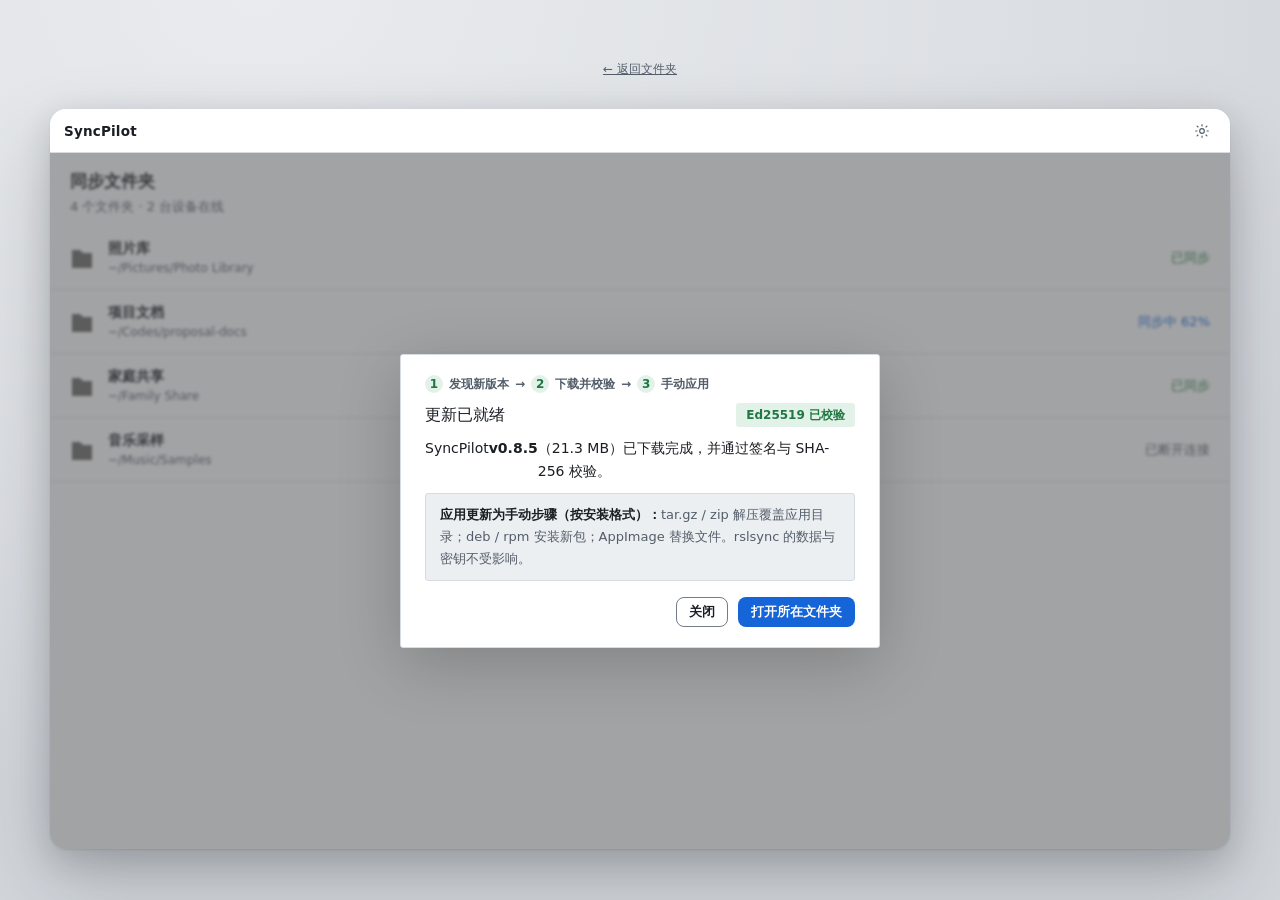
<file: design/prototype/update.html>
<!DOCTYPE html>
<html lang="zh-CN" data-screen="update">
<head>
<meta charset="UTF-8">
<meta name="viewport" content="width=device-width, initial-scale=1.0">
<title>SyncPilot — 更新就绪卡</title>
<script src="theme.js"></script>
<link rel="stylesheet" href="shared.css">
<style>
  /* ==== 更新就绪对话框（浮层）：官方对话框语言（#35）。
       文案沿用既有 update.* 契约；背景为官方主视图的弱化示意。 ==== */
  .main { flex: 1; display: flex; flex-direction: column; min-width: 0; filter: blur(1.5px); opacity: .75; }
  .mhead { flex: none; padding: 16px 20px 10px; }
  .mhead h1 { font-size: 17px; font-weight: 700; color: var(--ink); }
  .mhead .sub { font-size: 13px; color: var(--mute); margin-top: 2px; }
  .mrow { display: flex; align-items: center; gap: 14px; padding: 12px 20px; border-bottom: 1px solid var(--line); }
  .mrow .fico { color: var(--folder); fill: var(--folder); stroke: none; }
  .mrow .t { font-size: 14px; font-weight: 600; color: var(--ink); }
  .mrow .p { font-size: 12px; color: var(--mute); font-variant-numeric: tabular-nums; }
  .mrow .st { margin-left: auto; font-size: 13px; }
  .st.ok { color: var(--ok); } .st.busy { color: var(--blue); } .st.off { color: var(--mute); }
  .step { font-size: 12px; font-weight: 600; color: var(--mute); display: flex; align-items: center; gap: 6px; }
  .step i { font-style: normal; width: 18px; height: 18px; border-radius: 50%; display: inline-grid; place-items: center; background: var(--raised); font-size: 12px; }
  .step i.done, .step i.now { background: var(--ok-soft); color: var(--ok); }
  .dialog .body { font-size: 14px; line-height: 1.65; color: var(--ink); }
  .dialog .body b { font-weight: 700; }
  .verify {
    display: inline-flex; align-items: center; gap: 6px; padding: 3px 10px; border-radius: var(--radius);
    background: var(--ok-soft); color: var(--ok); font-size: 12px; font-weight: 600;
  }
  .manual {
    font-size: 13px; color: var(--mute); line-height: 1.7;
    background: var(--raised); border: 1px solid var(--line); border-radius: var(--radius); padding: 10px 14px;
  }
  .manual b { color: var(--ink); font-weight: 600; }
</style>
</head>
<body>
  <div class="window" id="app" style="position:relative">
    <div class="titlebar"><span class="t">SyncPilot</span><span class="sp"></span><button type="button" class="iconbtn theme-toggle" id="themeBtn" aria-label="切换亮暗主题" title="切换亮暗主题"><svg class="theme-icon theme-icon-moon" viewBox="0 0 24 24" aria-hidden="true"><path d="M20 15.2A8.2 8.2 0 0 1 8.8 4a8.4 8.4 0 1 0 11.2 11.2Z"></path></svg><svg class="theme-icon theme-icon-sun" viewBox="0 0 24 24" aria-hidden="true"><circle cx="12" cy="12" r="3.5"></circle><path d="M12 2.5v2M12 19.5v2M4.6 4.6 6 6M18 18l1.4 1.4M2.5 12h2M19.5 12h2M4.6 19.4 6 18M18 6l1.4-1.4"></path></svg></button></div>
    <div style="position:relative;flex:1;display:flex;flex-direction:column;min-height:0">
      <section class="main">
        <div class="mhead">
          <h1>同步文件夹</h1>
          <div class="sub">4 个文件夹 · 2 台设备在线</div>
        </div>
        <div class="mrow"><svg class="fico" width="24" height="24" viewBox="0 0 24 24" aria-hidden="true"><path d="M2 4h8l3 3h9v15H2z"/></svg><div style="flex:1"><div class="t">照片库</div><div class="p">~/Pictures/Photo Library</div></div><span class="st ok">已同步</span></div>
        <div class="mrow"><svg class="fico" width="24" height="24" viewBox="0 0 24 24" aria-hidden="true"><path d="M2 4h8l3 3h9v15H2z"/></svg><div style="flex:1"><div class="t">项目文档</div><div class="p">~/Codes/proposal-docs</div></div><span class="st busy">同步中 62%</span></div>
        <div class="mrow"><svg class="fico" width="24" height="24" viewBox="0 0 24 24" aria-hidden="true"><path d="M2 4h8l3 3h9v15H2z"/></svg><div style="flex:1"><div class="t">家庭共享</div><div class="p">~/Family Share</div></div><span class="st ok">已同步</span></div>
        <div class="mrow"><svg class="fico" width="24" height="24" viewBox="0 0 24 24" aria-hidden="true"><path d="M2 4h8l3 3h9v15H2z"/></svg><div style="flex:1"><div class="t">音乐采样</div><div class="p">~/Music/Samples</div></div><span class="st off">已断开连接</span></div>
      </section>
      <div class="scrim">
        <div class="dialog" role="dialog" aria-label="更新已就绪">
          <div class="step"><i class="done">1</i> 发现新版本 <span>→</span> <i class="done">2</i> 下载并校验 <span>→</span> <i class="now">3</i> 手动应用</div>
          <div style="display:flex;align-items:center;gap:10px">
            <h2 style="flex:1">更新已就绪</h2>
            <span class="verify">Ed25519 已校验</span>
          </div>
          <div class="body">SyncPilot <b>v0.8.5</b>（21.3 MB）已下载完成，并通过签名与 SHA-256 校验。</div>
          <div class="manual"><b>应用更新为手动步骤（按安装格式）：</b>tar.gz / zip 解压覆盖应用目录；deb / rpm 安装新包；AppImage 替换文件。rslsync 的数据与密钥不受影响。</div>
          <div class="acts">
            <button class="btn">关闭</button>
            <button class="btn primary">打开所在文件夹</button>
          </div>
        </div>
      </div>
    </div>
  </div>
<script src="prototype-runtime.js"></script>
<script src="prototype-flow.js"></script>
</body>
</html>
</file>
<file: design/prototype/shared.css>
/* Shared light/dark palette: the only color-value source. */
:root {
  color-scheme: light;
  --theme-light-bg: #f3f4f6; --theme-dark-bg: #191b1f;
  --theme-light-surface: #ffffff; --theme-dark-surface: #22252a;
  --theme-light-raised: #eceff2; --theme-dark-raised: #2d3138;
  --theme-light-line: #d7dce2; --theme-dark-line: #464c55;
  --theme-light-ink: #1b1f24; --theme-dark-ink: #f0f1f3;
  --theme-light-mute: #535d69; --theme-dark-mute: #bac1ca;
  --theme-light-accent: #1565d8; --theme-dark-accent: #91baff;
  --theme-light-accent-foreground: #ffffff; --theme-dark-accent-foreground: #142238;
  --theme-light-accent-hover: #0e54bc; --theme-dark-accent-hover: #aacaff;
  --theme-light-accent-soft: #e6effc; --theme-dark-accent-soft: #24354e;
  --theme-light-selected: #e6effc; --theme-dark-selected: #273d59;
  --theme-light-selected-foreground: #115bb8; --theme-dark-selected-foreground: #b5d4ff;
  --theme-light-selected-strong: #1565d8; --theme-dark-selected-strong: #326ab6;
  --theme-light-selected-strong-foreground: #ffffff; --theme-dark-selected-strong-foreground: #ffffff;
  --theme-light-focus: #145ac3; --theme-dark-focus: #b3d0ff;
  --theme-light-control-border: #737d88; --theme-dark-control-border: #89929e;
  --theme-light-ok: #207742; --theme-dark-ok: #89d9a6;
  --theme-light-ok-soft: #e3f2e9; --theme-dark-ok-soft: #203c2c;
  --theme-light-warn: #795207; --theme-dark-warn: #f1ca79;
  --theme-light-warn-soft: #f7efdc; --theme-dark-warn-soft: #423622;
  --theme-light-err: #b52b2b; --theme-dark-err: #ffa49b;
  --theme-light-err-soft: #fbebeb; --theme-dark-err-soft: #452c2d;
  --theme-light-canvas: #e9ebee; --theme-dark-canvas: #191b1f;
  --theme-light-canvas-start: #e9ebee; --theme-dark-canvas-start: #191b1f;
  --theme-light-canvas-mid: #dde0e4; --theme-dark-canvas-mid: #1d2025;
  --theme-light-canvas-end: #d2d6db; --theme-dark-canvas-end: #22252a;
  --theme-light-nav: #000044; --theme-dark-nav: #000044;
  --theme-light-nav-foreground: #ffffff; --theme-dark-nav-foreground: #ffffff;
  --theme-light-nav-hover: #20205c; --theme-dark-nav-hover: #20205c;
  --theme-light-bar: #f8f8fa; --theme-dark-bar: #292d33;
  --theme-light-popup: #3e3e3e; --theme-dark-popup: #30353d;
  --theme-light-popup-foreground: #ffffff; --theme-dark-popup-foreground: #f0f1f3;
  --theme-light-popup-hover: #525252; --theme-dark-popup-hover: #444c57;
  --theme-light-popup-control: #ffffff; --theme-dark-popup-control: #ffffff;
  --theme-light-row-hover: #f0f4fa; --theme-dark-row-hover: #2c3541;
  --theme-light-folder: #666666; --theme-dark-folder: #c0c7d0;
  --theme-light-inverse: #ffffff; --theme-dark-inverse: #22252a;
  --theme-light-overlay: #00000055; --theme-dark-overlay: #00000088;
  --theme-light-dialog-overlay: #00000066; --theme-dark-dialog-overlay: #00000099;
  --theme-light-shadow-color: #00000033; --theme-dark-shadow-color: #00000066;
  --theme-light-shadow-soft: #00000012; --theme-dark-shadow-soft: #00000033;
  --theme-light-shadow-medium: #00000022; --theme-dark-shadow-medium: #00000055;
  --theme-light-window-shadow-one: #14171c1a; --theme-dark-window-shadow-one: #00000033;
  --theme-light-window-shadow-two: #14171c29; --theme-dark-window-shadow-two: #00000055;
  --theme-light-window-shadow-three: #14171c33; --theme-dark-window-shadow-three: #00000066;
  --theme-light-window-close: #ff5f57; --theme-dark-window-close: #ff5f57;
  --theme-light-window-minimize: #febc2e; --theme-dark-window-minimize: #febc2e;
  --theme-light-window-maximize: #28c840; --theme-dark-window-maximize: #28c840;
  --bg: var(--theme-light-bg);
  --surface: var(--theme-light-surface);
  --raised: var(--theme-light-raised);
  --line: var(--theme-light-line);
  --ink: var(--theme-light-ink);
  --mute: var(--theme-light-mute);
  --accent: var(--theme-light-accent);
  --accent-foreground: var(--theme-light-accent-foreground);
  --accent-hover: var(--theme-light-accent-hover);
  --accent-soft: var(--theme-light-accent-soft);
  --selected: var(--theme-light-selected);
  --selected-foreground: var(--theme-light-selected-foreground);
  --selected-strong: var(--theme-light-selected-strong);
  --selected-strong-foreground: var(--theme-light-selected-strong-foreground);
  --focus: var(--theme-light-focus);
  --control-border: var(--theme-light-control-border);
  --ok: var(--theme-light-ok);
  --ok-soft: var(--theme-light-ok-soft);
  --warn: var(--theme-light-warn);
  --warn-soft: var(--theme-light-warn-soft);
  --err: var(--theme-light-err);
  --err-soft: var(--theme-light-err-soft);
  --canvas: var(--theme-light-canvas);
  --canvas-start: var(--theme-light-canvas-start);
  --canvas-mid: var(--theme-light-canvas-mid);
  --canvas-end: var(--theme-light-canvas-end);
  --nav: var(--theme-light-nav);
  --nav-foreground: var(--theme-light-nav-foreground);
  --nav-hover: var(--theme-light-nav-hover);
  --bar: var(--theme-light-bar);
  --popup: var(--theme-light-popup);
  --popup-foreground: var(--theme-light-popup-foreground);
  --popup-hover: var(--theme-light-popup-hover);
  --popup-control: var(--theme-light-popup-control);
  --row-hover: var(--theme-light-row-hover);
  --folder: var(--theme-light-folder);
  --inverse: var(--theme-light-inverse);
  --overlay: var(--theme-light-overlay);
  --dialog-overlay: var(--theme-light-dialog-overlay);
  --shadow-color: var(--theme-light-shadow-color);
  --shadow-soft: var(--theme-light-shadow-soft);
  --shadow-medium: var(--theme-light-shadow-medium);
  --window-shadow-one: var(--theme-light-window-shadow-one);
  --window-shadow-two: var(--theme-light-window-shadow-two);
  --window-shadow-three: var(--theme-light-window-shadow-three);
  --window-close: var(--theme-light-window-close);
  --window-minimize: var(--theme-light-window-minimize);
  --window-maximize: var(--theme-light-window-maximize);
  --blue: var(--accent); --cyan: var(--selected-foreground); --link: var(--accent);
  --text: var(--ink); --muted: var(--mute); --white: var(--surface);
  --green: var(--ok); --orange: var(--warn);
  /* Control corner radius; the screens read it through var(--radius). */
  --radius: 3px;
}
:root[data-theme="dark"], :root.dark {
  color-scheme: dark;
  --bg: var(--theme-dark-bg);
  --surface: var(--theme-dark-surface);
  --raised: var(--theme-dark-raised);
  --line: var(--theme-dark-line);
  --ink: var(--theme-dark-ink);
  --mute: var(--theme-dark-mute);
  --accent: var(--theme-dark-accent);
  --accent-foreground: var(--theme-dark-accent-foreground);
  --accent-hover: var(--theme-dark-accent-hover);
  --accent-soft: var(--theme-dark-accent-soft);
  --selected: var(--theme-dark-selected);
  --selected-foreground: var(--theme-dark-selected-foreground);
  --selected-strong: var(--theme-dark-selected-strong);
  --selected-strong-foreground: var(--theme-dark-selected-strong-foreground);
  --focus: var(--theme-dark-focus);
  --control-border: var(--theme-dark-control-border);
  --ok: var(--theme-dark-ok);
  --ok-soft: var(--theme-dark-ok-soft);
  --warn: var(--theme-dark-warn);
  --warn-soft: var(--theme-dark-warn-soft);
  --err: var(--theme-dark-err);
  --err-soft: var(--theme-dark-err-soft);
  --canvas: var(--theme-dark-canvas);
  --canvas-start: var(--theme-dark-canvas-start);
  --canvas-mid: var(--theme-dark-canvas-mid);
  --canvas-end: var(--theme-dark-canvas-end);
  --nav: var(--theme-dark-nav);
  --nav-foreground: var(--theme-dark-nav-foreground);
  --nav-hover: var(--theme-dark-nav-hover);
  --bar: var(--theme-dark-bar);
  --popup: var(--theme-dark-popup);
  --popup-foreground: var(--theme-dark-popup-foreground);
  --popup-hover: var(--theme-dark-popup-hover);
  --popup-control: var(--theme-dark-popup-control);
  --row-hover: var(--theme-dark-row-hover);
  --folder: var(--theme-dark-folder);
  --inverse: var(--theme-dark-inverse);
  --overlay: var(--theme-dark-overlay);
  --dialog-overlay: var(--theme-dark-dialog-overlay);
  --shadow-color: var(--theme-dark-shadow-color);
  --shadow-soft: var(--theme-dark-shadow-soft);
  --shadow-medium: var(--theme-dark-shadow-medium);
  --window-shadow-one: var(--theme-dark-window-shadow-one);
  --window-shadow-two: var(--theme-dark-window-shadow-two);
  --window-shadow-three: var(--theme-dark-window-shadow-three);
  --window-close: var(--theme-dark-window-close);
  --window-minimize: var(--theme-dark-window-minimize);
  --window-maximize: var(--theme-dark-window-maximize);
}
@media (prefers-color-scheme: dark) {
  :root:not([data-theme]) {
    color-scheme: dark;
  --bg: var(--theme-dark-bg);
  --surface: var(--theme-dark-surface);
  --raised: var(--theme-dark-raised);
  --line: var(--theme-dark-line);
  --ink: var(--theme-dark-ink);
  --mute: var(--theme-dark-mute);
  --accent: var(--theme-dark-accent);
  --accent-foreground: var(--theme-dark-accent-foreground);
  --accent-hover: var(--theme-dark-accent-hover);
  --accent-soft: var(--theme-dark-accent-soft);
  --selected: var(--theme-dark-selected);
  --selected-foreground: var(--theme-dark-selected-foreground);
  --selected-strong: var(--theme-dark-selected-strong);
  --selected-strong-foreground: var(--theme-dark-selected-strong-foreground);
  --focus: var(--theme-dark-focus);
  --control-border: var(--theme-dark-control-border);
  --ok: var(--theme-dark-ok);
  --ok-soft: var(--theme-dark-ok-soft);
  --warn: var(--theme-dark-warn);
  --warn-soft: var(--theme-dark-warn-soft);
  --err: var(--theme-dark-err);
  --err-soft: var(--theme-dark-err-soft);
  --canvas: var(--theme-dark-canvas);
  --canvas-start: var(--theme-dark-canvas-start);
  --canvas-mid: var(--theme-dark-canvas-mid);
  --canvas-end: var(--theme-dark-canvas-end);
  --nav: var(--theme-dark-nav);
  --nav-foreground: var(--theme-dark-nav-foreground);
  --nav-hover: var(--theme-dark-nav-hover);
  --bar: var(--theme-dark-bar);
  --popup: var(--theme-dark-popup);
  --popup-foreground: var(--theme-dark-popup-foreground);
  --popup-hover: var(--theme-dark-popup-hover);
  --popup-control: var(--theme-dark-popup-control);
  --row-hover: var(--theme-dark-row-hover);
  --folder: var(--theme-dark-folder);
  --inverse: var(--theme-dark-inverse);
  --overlay: var(--theme-dark-overlay);
  --dialog-overlay: var(--theme-dark-dialog-overlay);
  --shadow-color: var(--theme-dark-shadow-color);
  --shadow-soft: var(--theme-dark-shadow-soft);
  --shadow-medium: var(--theme-dark-shadow-medium);
  --window-shadow-one: var(--theme-dark-window-shadow-one);
  --window-shadow-two: var(--theme-dark-window-shadow-two);
  --window-shadow-three: var(--theme-dark-window-shadow-three);
  --window-close: var(--theme-dark-window-close);
  --window-minimize: var(--theme-dark-window-minimize);
  --window-maximize: var(--theme-dark-window-maximize);
  }
}

:where(html:not([data-screen="folders"])) * { box-sizing: border-box; margin: 0; padding: 0; }
:where(html:not([data-screen="folders"])) body {
  min-height: 100vh; display: grid; grid-template-columns: minmax(0, 1fr); place-items: center; padding: 40px 24px;
  background: radial-gradient(1200px 800px at 20% 0%, var(--canvas-start), var(--canvas-mid) 60%, var(--canvas-end));
  font-family: system-ui, -apple-system, "Segoe UI", "PingFang SC", "Hiragino Sans GB", "Microsoft YaHei", "Noto Sans CJK SC", sans-serif;
  font-size: 14px; line-height: 1.5;
  -webkit-font-smoothing: antialiased; color: var(--ink);
}
:where(html:not([data-screen="folders"])) button { font: inherit; cursor: pointer; }
:where(html:not([data-screen="folders"])) :focus-visible { outline: 2px solid var(--focus); outline-offset: 2px; }
:where(html:not([data-screen="folders"])) .window {
  position: relative;
  width: 1180px; max-width: 100%; height: 740px; border-radius: 16px; overflow: hidden;
  /* Fit the viewport: body padding 40 + 40 and the prototype back-link row (35px). */
  max-height: calc(100dvh - 115px); min-height: 480px;
  display: flex; flex-direction: column;
  background: var(--bg); color: var(--ink);
  box-shadow: 0 1px 2px var(--window-shadow-one), 0 12px 32px var(--window-shadow-two), 0 32px 80px var(--window-shadow-three);
  transition: background .15s ease, color .15s ease;
}
/* ---- SyncPilot 自有 chrome：标题栏（相位芯片）+ 底部状态栏 ---- */
:where(html:not([data-screen="folders"])) .titlebar {
  height: 44px; flex: none; display: flex; align-items: center; gap: 12px; padding: 0 14px;
  background: var(--surface); border-bottom: 1px solid var(--line);
}
:where(html:not([data-screen="folders"])) .lights { display: flex; gap: 8px; }
:where(html:not([data-screen="folders"])) .lights i { width: 12px; height: 12px; border-radius: 50%; }
:where(html:not([data-screen="folders"])) .lights i:nth-child(1) { background: var(--window-close); }
:where(html:not([data-screen="folders"])) .lights i:nth-child(2) { background: var(--window-minimize); }
:where(html:not([data-screen="folders"])) .lights i:nth-child(3) { background: var(--window-maximize); }
:where(html:not([data-screen="folders"])) .mark {
  width: 22px; height: 22px; border-radius: 6px; background: var(--accent);
  display: grid; place-items: center; color: var(--accent-foreground); flex: none;
}
:where(html:not([data-screen="folders"])) .titlebar .t { font-size: 13.5px; font-weight: 600; letter-spacing: .2px; }
:where(html:not([data-screen="folders"])) .phase {
  display: inline-flex; align-items: center; gap: 6px; font-size: 12px; font-weight: 600;
  padding: 2px 9px; border-radius: 99px; background: var(--ok-soft); color: var(--ok);
}
:where(html:not([data-screen="folders"])) .phase::before { content: ""; width: 6px; height: 6px; border-radius: 50%; background: currentColor; }
:where(html:not([data-screen="folders"])) .phase.starting { background: var(--accent-soft); color: var(--accent); }
:where(html:not([data-screen="folders"])) .phase.starting::before { animation: pulse 1.2s ease infinite; }
:where(html:not([data-screen="folders"])) .phase.stopped, :where(html:not([data-screen="folders"])) .phase.mute-state { background: var(--raised); color: var(--mute); }
:where(html:not([data-screen="folders"])) .phase.crashed, :where(html:not([data-screen="folders"])) .phase.failed { background: var(--err-soft); color: var(--err); }
@keyframes pulse { 50% { opacity: .25; } }
:where(html:not([data-screen="folders"])) .titlebar .sp { flex: 1; }
:where(html:not([data-screen="folders"])) .iconbtn {
  width: 26px; height: 26px; border-radius: 8px; border: 1px solid var(--control-border); background: var(--raised);
  color: var(--mute); display: grid; place-items: center; font-size: 13px;
}
:where(html:not([data-screen="folders"])) .body { flex: 1; display: flex; min-height: 0; }
:where(html:not([data-screen="folders"])) .statusbar {
  flex: none; height: 34px; display: flex; align-items: center; gap: 14px; padding: 0 16px;
  border-top: 1px solid var(--line); background: var(--surface); font-size: 12px; color: var(--mute);
}
:where(html:not([data-screen="folders"])) .statusbar .sp { flex: 1; }
:where(html:not([data-screen="folders"])) .statusbar .speed { font-variant-numeric: tabular-nums; }
:where(html:not([data-screen="folders"])) .statusbar .speed b { color: var(--ink); font-weight: 600; }
/* ---- 通用控件 ---- */
:where(html:not([data-screen="folders"])) .btn {
  height: 30px; display: inline-flex; align-items: center; gap: 6px; padding: 0 12px; border-radius: 8px;
  font-size: 12.5px; font-weight: 600; border: 1px solid var(--control-border); background: var(--surface); color: var(--ink);
}
:where(html:not([data-screen="folders"])) .btn.primary { background: var(--accent); border-color: transparent; color: var(--accent-foreground); }
:where(html:not([data-screen="folders"])) .btn.primary:hover { background: var(--accent-hover); }
:where(html:not([data-screen="folders"])) .btn.danger { color: var(--err); }
:where(html:not([data-screen="folders"])) .btn.sm { height: 28px; padding: 0 9px; font-size: 12px; }
:where(html:not([data-screen="folders"])) kbd {
  font-family: inherit; font-size: 12px; color: var(--mute);
  background: var(--raised); border: 1px solid var(--line); border-radius: 4px; padding: 1px 5px;
}
:where(html:not([data-screen="folders"])) .badge {
  display: inline-flex; align-items: center; gap: 5px; font-size: 12px; font-weight: 600;
  padding: 2px 8px; border-radius: 99px;
}
:where(html:not([data-screen="folders"])) .badge.ok { background: var(--ok-soft); color: var(--ok); }
:where(html:not([data-screen="folders"])) .badge.err { background: var(--err-soft); color: var(--err); }
:where(html:not([data-screen="folders"])) .badge.warn { background: var(--warn-soft); color: var(--warn); }
:where(html:not([data-screen="folders"])) .badge.mute { background: var(--raised); color: var(--mute); }
:where(html:not([data-screen="folders"])) .badge.busy { background: var(--accent-soft); color: var(--accent); }
:where(html:not([data-screen="folders"])) .badge.busy::before { content: ""; width: 8px; height: 8px; border-radius: 50%; border: 2px solid currentColor; border-top-color: transparent; animation: spin 1s linear infinite; }
@keyframes spin { to { transform: rotate(360deg); } }
:where(html:not([data-screen="folders"])) .banner {
  flex: none; margin: 0 16px 10px; padding: 8px 14px; border-radius: 12px;
  font-size: 12.5px; font-weight: 600; display: flex; align-items: center; gap: 8px;
}
:where(html:not([data-screen="folders"])) .banner.warn { background: var(--warn-soft); color: var(--warn); }
:where(html:not([data-screen="folders"])) .banner .go { margin-left: auto; white-space: nowrap; flex: none; text-decoration: underline; text-underline-offset: 2px; font-weight: 600; }
:where(html:not([data-screen="folders"])) .prog { height: 5px; border-radius: 99px; background: var(--raised); overflow: hidden; }
:where(html:not([data-screen="folders"])) .prog i { display: block; height: 100%; border-radius: 99px; background: var(--accent); }
:where(html:not([data-screen="folders"])) .toast {
  position: absolute; left: 50%; bottom: 52px; transform: translateX(-50%);
  background: var(--surface); border: 1px solid var(--line); border-radius: 12px;
  padding: 9px 16px; font-size: 13px; font-weight: 600;
  box-shadow: 0 8px 24px var(--shadow-color); display: flex; align-items: center; gap: 8px;
}
:where(html:not([data-screen="folders"])) .toast .ok { color: var(--ok); }
:where(html:not([data-screen="folders"])) .theme-note { font-size: 12px; }
/* ---- Shared components: structure. Colors come from the theme rules below. ---- */
:where(html:not([data-screen="folders"])) .btn:not(.primary):hover { background: var(--raised); }
:where(html:not([data-screen="folders"])) .entry {
  width: 250px; height: 30px; padding: 0 10px; border: 1px solid var(--control-border); border-radius: var(--radius);
  font-family: inherit; font-size: 13px; font-variant-numeric: tabular-nums; display: inline-flex; align-items: center;
}
:where(html:not([data-screen="folders"])) .check { display: inline-flex; align-items: center; gap: 8px; cursor: pointer; }
:where(html:not([data-screen="folders"])) .check .box {
  width: 16px; height: 16px; flex: none; border: 1px solid var(--control-border); border-radius: var(--radius);
  display: grid; place-items: center; font-size: 12px; font-weight: 700; line-height: 1;
}
:where(html:not([data-screen="folders"])) .drop {
  height: 30px; padding: 0 10px; border: 1px solid var(--control-border); border-radius: var(--radius);
  font-size: 13px; display: inline-flex; align-items: center; gap: 8px;
}
:where(html:not([data-screen="folders"])) .demo-note { font-size: 12px; color: var(--mute); }
:where(html:not([data-screen="folders"])) .scrim { position: absolute; inset: 0; display: grid; place-items: center; }
:where(html:not([data-screen="folders"])) .dialog {
  width: min(480px, calc(100% - 48px)); padding: 20px 24px; border: 1px solid var(--line); border-radius: var(--radius);
  box-shadow: 0 16px 64px var(--shadow-color); display: flex; flex-direction: column; gap: 10px;
}
:where(html:not([data-screen="folders"])) .dialog h2 { font-size: 16px; font-weight: 500; color: var(--ink); }
:where(html:not([data-screen="folders"])) .dialog .acts { display: flex; justify-content: flex-end; gap: 10px; margin-top: 6px; }


/* Theme rules: colors only, no typography or spacing changes, except the toggle block noted below. */
:root { accent-color: var(--accent); }
body { color: var(--ink); }
button, input, select, textarea { color-scheme: inherit; }
/* Theme toggle: a quiet icon button (no chrome at rest, tint on hover); the icon shows the theme you are in. */
.iconbtn.theme-toggle { width:28px; height:28px; display:inline-grid; place-items:center; border-radius:8px; border:0; background:transparent; color:var(--mute); padding:0; flex:none; cursor:pointer; }
.theme-toggle svg { width:16px; height:16px; fill:none; stroke:currentColor; stroke-width:1.7; stroke-linecap:round; stroke-linejoin:round; }
.theme-toggle .theme-icon-moon { display:none; }
:root[data-theme="dark"] .theme-toggle .theme-icon-moon { display:block; }
:root[data-theme="dark"] .theme-toggle .theme-icon-sun { display:none; }
@media (prefers-color-scheme: dark) { :root:not([data-theme]) .theme-toggle .theme-icon-moon { display:block; } :root:not([data-theme]) .theme-toggle .theme-icon-sun { display:none; } }
.theme-toggle:hover { background:var(--selected); }
.theme-toggle:focus-visible { outline:2px solid var(--focus); outline-offset:2px; }
.markrow .theme-toggle { margin-left:auto; }
.footer .theme-toggle { margin-left:auto; width:auto; padding:0 16px 0 0; }
:root[data-screen="folders"] .footer .theme-toggle svg { width:22px; height:22px; stroke-width:1.8; }
:root[data-screen="folders"] body { background:var(--canvas); }
:root[data-screen="folders"] dialog { background:var(--surface); }
:root[data-screen="folders"] .tool.selected { background:var(--selected-strong); color:var(--selected-strong-foreground); }
:root[data-screen="folders"] .tab[aria-selected="true"] { color:var(--selected-foreground); }
:root[data-screen="folders"] .tab[aria-selected="true"]::after { content:""; display:block; border-bottom:2px solid currentColor; margin-bottom:-2px; }
:root[data-screen="folders"] .columns input { accent-color:var(--popup-control); }
:root[data-screen="folders"] .search, :root[data-screen="folders"] .button, :root[data-screen="folders"] .field { border-color:var(--control-border); }
:root[data-screen="folders"] .field { background:var(--surface); color:var(--ink); }
:root[data-screen="folders"] .footer .theme-toggle:hover { background:var(--selected); }
:focus-visible { outline:2px solid var(--focus); outline-offset:2px; }
.btn.primary, .proto-dialog button[type="submit"] { background:var(--accent); color:var(--accent-foreground); }
.btn.primary:hover, .proto-dialog button[type="submit"]:hover { background:var(--accent-hover); color:var(--accent-foreground); }
.entry, .drop, .check .box { border-color:var(--control-border); background:var(--surface); color:var(--ink); }
.check:not(.off) .box { background:var(--accent); color:var(--accent-foreground); }
.check.off .box { color:var(--mute); }
@media(prefers-reduced-motion:reduce) { *, *::before, *::after { animation:none!important; transition:none!important; scroll-behavior:auto!important; } }

/* Existing progress-label containers must not clip their own text. */
:where(html:not([data-screen="folders"])) .prog:has(.lbl) { height:auto; overflow:visible; background:transparent; }
:where(html:not([data-screen="folders"])) .prog:has(.lbl) > div:last-child { height:5px; border-radius:inherit; background:var(--raised); }
:where(html:not([data-screen="folders"])) .key, :where(html:not([data-screen="folders"])) .key > div { min-width:0; }
:where(html:not([data-screen="folders"])) .key .cp { flex-shrink:0; }
:where(html:not([data-screen="folders"])) .dialog { background:var(--surface); color:var(--ink); }
:where(html:not([data-screen="folders"])) .scrim { background:var(--overlay); }
.check.off .box { color:transparent; }
.search:focus-within { outline:2px solid var(--focus); outline-offset:2px; }
:root[data-screen="folders"] .columns input { outline:1px solid var(--popup-control); }
:where(html:not([data-screen="folders"])) .mark svg { fill:none; stroke:currentColor; stroke-linecap:round; stroke-linejoin:round; }

/* ---- temperament profile pass ---- */
/* typography baseline (family standard 2026-11-26-temperament-profiles): CJK/Latin spacing and kinsoku come from the rendering layer,
   never from typed spaces (§4, §10). Values stay in the token block above. */
body { text-autospace: normal; line-break: strict; }
::selection { background: var(--accent-soft); color: var(--ink); }
/* Paired neutral scrollbar for both themes; thin and non-distracting. */
html { scrollbar-color: var(--line) transparent; }
</file>
